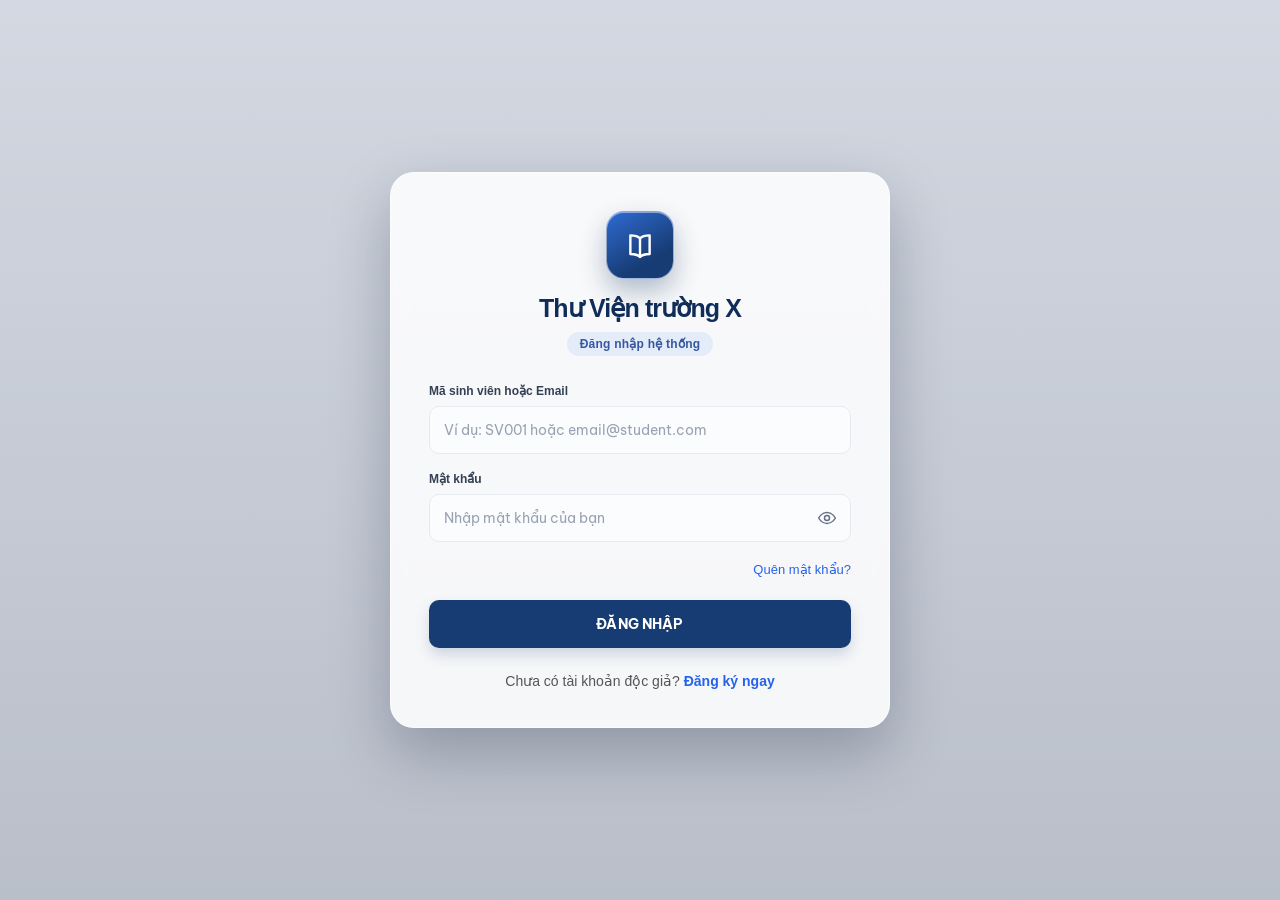
<file: frontend/index.html>
<!DOCTYPE html>
<html lang="vi">

<head>
    <meta charset="UTF-8">
    <meta name="viewport" content="width=device-width, initial-scale=1.0">
    <title>Thư Viện trường X</title>
    <style>
        * {
            margin: 0;
            padding: 0;
            box-sizing: border-box;
            font-family: 'Segoe UI', Tahoma, Geneva, Verdana, sans-serif;
        }

        body {
            min-height: 100vh;
            display: flex;
            justify-content: center;
            align-items: center;
            padding: 20px;
            background: linear-gradient(135deg, rgba(15, 32, 67, 0.82), rgba(30, 58, 138, 0.82)),
                        url('https://images.unsplash.com/photo-1507842217343-583bb7270b66?auto=format&fit=crop&w=1920&q=80') no-repeat center center fixed;
            background-size: cover;
            color: #173b73;
            text-align: center;
        }

        .loading {
            background: rgba(255, 255, 255, 0.96);
            padding: 32px 40px;
            border-radius: 12px;
            box-shadow: 0 10px 30px rgba(0, 0, 0, 0.3);
        }

        .loading h1 {
            font-size: 20px;
            font-weight: 700;
            margin-bottom: 8px;
        }

        .loading p {
            font-size: 14px;
            color: #555;
        }

        .loading a {
            color: #173b73;
            font-weight: 600;
        }
    </style>
    <script>
        // index.html chỉ là cổng vào: điều hướng về đúng giao diện đăng nhập/trang chủ.
        (function () {
            var dich = "giaodienđnhap.html";
            try {
                if (localStorage.getItem("currentUser")) {
                    dich = "trangchu.html";
                }
            } catch (e) {
                // localStorage bị chặn thì vẫn về trang đăng nhập
            }
            window.location.replace(dich);
        })();
    </script>
</head>

<body>
    <div class="loading">
        <h1>Thư Viện trường X</h1>
        <p>Đang chuyển hướng... Nếu trình duyệt không tự chuyển,
            <a href="giaodienđnhap.html">bấm vào đây</a>.
        </p>
    </div>
</body>


</html>
</file>
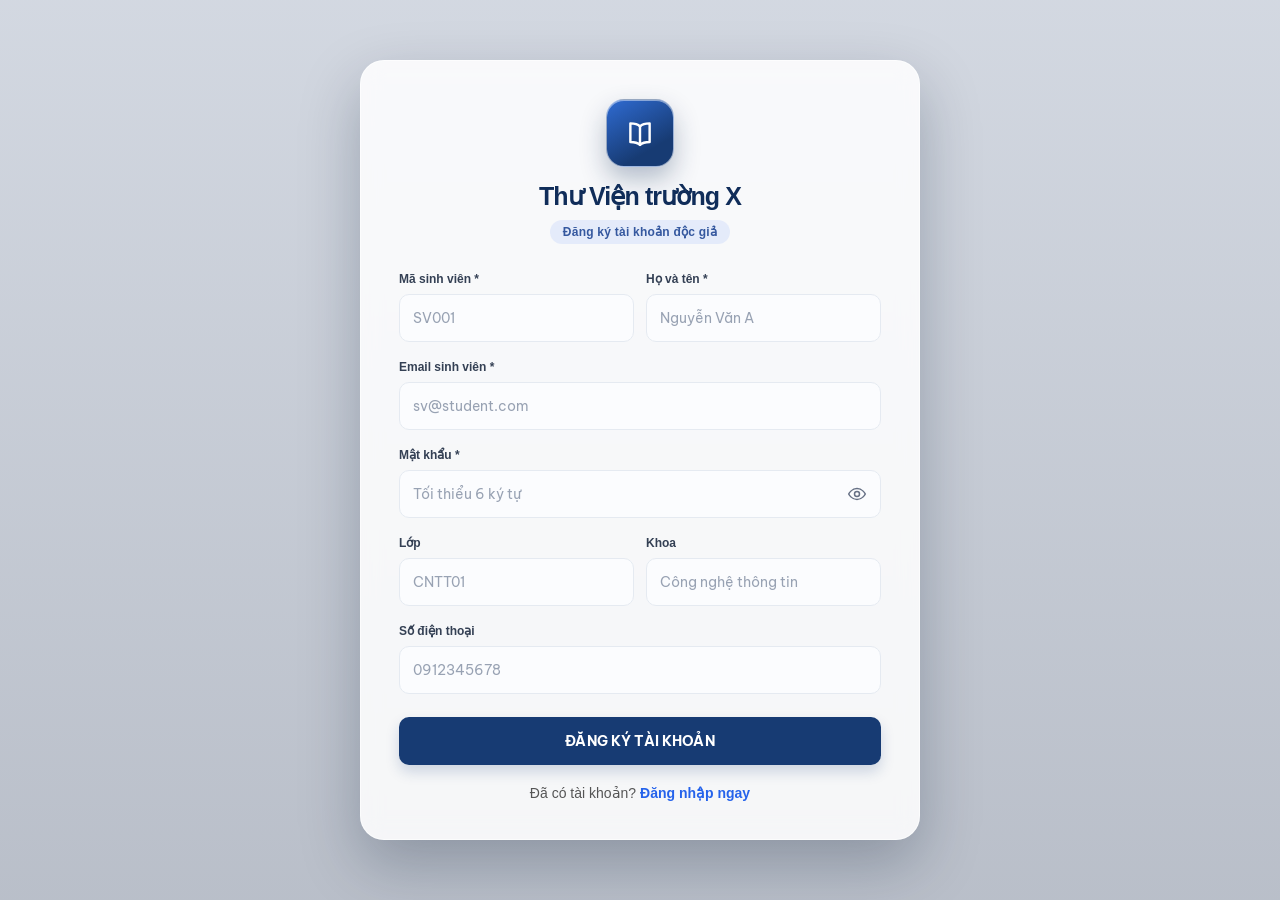
<file: frontend/giaodienđky.html>
<!DOCTYPE html>
<html lang="vi">

<head>
    <meta charset="UTF-8">
    <meta name="viewport" content="width=device-width, initial-scale=1.0">
    <title>Đăng ký tài khoản - Thư Viện trường X</title>
    <style>
        * {
            margin: 0;
            padding: 0;
            box-sizing: border-box;
            font-family: 'Segoe UI', Tahoma, Geneva, Verdana, sans-serif;
        }

        body {
            min-height: 100vh;
            display: flex;
            justify-content: center;
            align-items: center;
            padding: 20px;
            background-color: #e9eef6;
        }

        .register-box {
            width: 480px;
        }

        .alert {
            display: none;
            padding: 10px;
            border-radius: 6px;
            margin-bottom: 15px;
            font-size: 13px;
            text-align: center;
            font-weight: 500;
        }

        .alert.show {
            display: block;
        }

        .alert-success {
            background: #d4edda;
            color: #155724;
            border: 1px solid #c3e6cb;
        }

        .alert-error {
            background: #f8d7da;
            color: #721c24;
            border: 1px solid #f5c6cb;
        }

        .input-group {
            margin-bottom: 14px;
        }

        label {
            display: block;
            margin-bottom: 5px;
            font-weight: 600;
            font-size: 13px;
            color: #333;
        }

        input {
            width: 100%;
            padding: 11px 13px;
            border: 1px solid #ccc;
            border-radius: 6px;
            outline: none;
            font-size: 14px;
            transition: all 0.2s;
        }

        input:focus {
            border-color: #173b73;
            box-shadow: 0 0 0 3px rgba(23, 59, 115, 0.15);
        }

        .grid-2 {
            display: grid;
            grid-template-columns: 1fr 1fr;
            gap: 12px;
        }

        button {
            width: 100%;
            padding: 12px;
            background: #173b73;
            color: white;
            border: none;
            border-radius: 6px;
            font-size: 15px;
            font-weight: 700;
            cursor: pointer;
            margin-top: 5px;
            transition: background 0.2s;
        }

        button:hover {
            background: #234f94;
        }

        button:disabled {
            opacity: 0.6;
            cursor: not-allowed;
        }

        .otp-hint {
            background: #eef2ff;
            border: 1px solid #c7d2fe;
            color: #3730a3;
            padding: 10px 12px;
            border-radius: 6px;
            font-size: 13px;
            line-height: 1.5;
            margin-bottom: 14px;
            white-space: pre-line;
        }

        .otp-input {
            text-align: center;
            font-size: 26px;
            letter-spacing: 10px;
            font-weight: 700;
            padding-left: 18px;
        }

        .btn-secondary {
            background: #e2e8f0;
            color: #334155;
            margin-top: 10px;
        }

        .btn-secondary:hover {
            background: #cbd5e1;
        }

        .login-link {
            text-align: center;
            margin-top: 20px;
            font-size: 14px;
            color: #555;
        }

        .login-link a {
            color: #173b73;
            font-weight: 700;
            text-decoration: none;
        }

        .login-link a:hover {
            text-decoration: underline;
        }
    </style>
    <link rel="stylesheet" href="styles.css">
    <script src="password-toggle.js" defer></script>
</head>

<body>

    <div class="register-box">
        <header class="auth-header">
            <div class="auth-logo" aria-hidden="true">
                <svg viewBox="0 0 24 24" fill="none" stroke="currentColor" stroke-width="1.7"
                    stroke-linecap="round" stroke-linejoin="round">
                    <path d="M12 7.3C10.6 5.9 8.6 5.2 5.2 5.2v13.1c3.4 0 5.4.7 6.8 2.1 1.4-1.4 3.4-2.1 6.8-2.1V5.2c-3.4 0-5.4.7-6.8 2.1Z" />
                    <path d="M12 7.3v13.1" />
                </svg>
            </div>
            <div class="auth-titles">
                <h1 class="auth-brand">Thư Viện trường X</h1>
                <p class="auth-function">Đăng ký tài khoản độc giả</p>
            </div>
        </header>

        <div id="alertBox" class="alert"></div>

        <form id="registerForm" onsubmit="handleRegister(event)">
            <div class="grid-2">
                <div class="input-group">
                    <label>Mã sinh viên *</label>
                    <input type="text" id="ma_sv" placeholder="SV001" required>
                </div>
                <div class="input-group">
                    <label>Họ và tên *</label>
                    <input type="text" id="ho_ten" placeholder="Nguyễn Văn A" required>
                </div>
            </div>

            <div class="input-group">
                <label>Email sinh viên *</label>
                <input type="email" id="email" placeholder="sv@student.com" required>
            </div>

            <div class="input-group">
                <label for="mat_khau">Mật khẩu *</label>
                <div class="input-password">
                    <input type="password" id="mat_khau" placeholder="Tối thiểu 6 ký tự" required>
                    <button type="button" class="toggle-password" aria-label="Hiện mật khẩu" aria-pressed="false">
                        <svg class="icon-eye" viewBox="0 0 24 24" fill="none" stroke="currentColor" stroke-width="1.8"
                            stroke-linecap="round" stroke-linejoin="round" aria-hidden="true">
                            <path d="M2 12s3.6-6.5 10-6.5S22 12 22 12s-3.6 6.5-10 6.5S2 12 2 12Z" />
                            <circle cx="12" cy="12" r="3" />
                        </svg>
                        <svg class="icon-eye-off" viewBox="0 0 24 24" fill="none" stroke="currentColor" stroke-width="1.8"
                            stroke-linecap="round" stroke-linejoin="round" aria-hidden="true">
                            <path d="M3 3l18 18" />
                            <path d="M10.6 6.1A11 11 0 0 1 12 6c6.4 0 10 6 10 6a17.7 17.7 0 0 1-3.2 3.9" />
                            <path d="M6.7 6.7A17.6 17.6 0 0 0 2 12s3.6 6 10 6c1.5 0 2.9-.3 4.1-.8" />
                            <path d="M9.9 9.9a3 3 0 0 0 4.2 4.2" />
                        </svg>
                    </button>
                </div>
            </div>

            <div class="grid-2">
                <div class="input-group">
                    <label>Lớp</label>
                    <input type="text" id="lop" placeholder="CNTT01">
                </div>
                <div class="input-group">
                    <label>Khoa</label>
                    <input type="text" id="khoa" placeholder="Công nghệ thông tin">
                </div>
            </div>

            <div class="input-group">
                <label>Số điện thoại</label>
                <input type="text" id="sdt" placeholder="0912345678">
            </div>

            <button type="submit" id="btnSubmit">ĐĂNG KÝ TÀI KHOẢN</button>
        </form>

        <!-- BƯỚC 2: XÁC THỰC EMAIL BẰNG OTP -->
        <div id="otpStep" style="display: none;">
            <div class="otp-hint" id="otpHint"></div>
            <div class="input-group">
                <label>Mã OTP (6 chữ số) *</label>
                <input type="text" id="otpCode" class="otp-input" inputmode="numeric" maxlength="6"
                    placeholder="------" autocomplete="one-time-code"
                    onkeydown="if (event.key === 'Enter') { event.preventDefault(); xacNhanOtp(); }">
            </div>
            <button type="button" id="btnXacNhanOtp" onclick="xacNhanOtp()">XÁC NHẬN MÃ OTP</button>
            <button type="button" id="btnGuiLaiOtp" class="btn-secondary" onclick="guiLaiOtp()">GỬI LẠI MÃ</button>
            <button type="button" id="btnQuayLai" class="btn-secondary" onclick="quayLaiDangKy()">← QUAY LẠI CHỈNH SỬA</button>
        </div>

        <div class="login-link">
            Đã có tài khoản?
            <a href="giaodienđnhap.html">Đăng nhập ngay</a>
        </div>
    </div>

    <script>
        // Dùng đường dẫn tương đối: nginx proxy /api sang backend
        const API_URL = "/api/users";

        let dangKyPayload = null;
        let otpEmail = "";
        let soLanGuiLaiConLai = 1;
        let demNguocTimer = null;
        let cooldownUntil = 0;

        function hienThiAlert(message, thanhCong) {
            const alertBox = document.getElementById("alertBox");
            alertBox.innerText = message;
            alertBox.className = "alert show " + (thanhCong ? "alert-success" : "alert-error");
        }

        function hienThiBuocOtp(hienThi) {
            document.getElementById("registerForm").style.display = hienThi ? "none" : "block";
            document.getElementById("otpStep").style.display = hienThi ? "block" : "none";
        }

        function chuyenSangBuocOtp(data) {
            soLanGuiLaiConLai = data.soLanGuiLaiConLai != null ? data.soLanGuiLaiConLai : 1;

            const hint = document.getElementById("otpHint");
            hint.textContent = "Mã OTP đã được gửi tới email:\n"
                + (data.email || otpEmail)
                + `\nMã có hiệu lực ${Math.round((data.hetHanGiay || 300) / 60)} phút. `
                + "Nhập mã 6 chữ số trong email để hoàn tất đăng ký.\n"
                + "Nếu email không đúng, bấm \"Quay lại chỉnh sửa\".";

            document.getElementById("otpCode").value = "";
            hienThiBuocOtp(true);
            document.getElementById("otpCode").focus();

            hienThiAlert(
                `Đã gửi mã OTP tới ${data.email || otpEmail}. Vui lòng kiểm tra email (cả mục Thư rác).`,
                true
            );
            batDauDemNguoc(data.cooldownGiay || 60);
        }

        function capNhatNutGuiLai() {
            const btn = document.getElementById("btnGuiLaiOtp");
            const conLai = Math.max(0, Math.ceil((cooldownUntil - Date.now()) / 1000));

            if (soLanGuiLaiConLai <= 0) {
                btn.disabled = true;
                btn.innerText = "ĐÃ HẾT LƯỢT GỬI LẠI";
            } else if (conLai > 0) {
                btn.disabled = true;
                btn.innerText = `GỬI LẠI MÃ (${conLai}s)`;
            } else {
                btn.disabled = false;
                btn.innerText = "GỬI LẠI MÃ (còn 1 lần)";
            }
        }

        function batDauDemNguoc(giay) {
            clearInterval(demNguocTimer);
            cooldownUntil = Date.now() + giay * 1000;
            capNhatNutGuiLai();
            demNguocTimer = setInterval(() => {
                capNhatNutGuiLai();
                if (Date.now() >= cooldownUntil) {
                    clearInterval(demNguocTimer);
                }
            }, 500);
        }

        async function handleRegister(event) {
            event.preventDefault();
            const btnSubmit = document.getElementById("btnSubmit");

            const payload = {
                ma_sv: document.getElementById("ma_sv").value.trim(),
                ho_ten: document.getElementById("ho_ten").value.trim(),
                email: document.getElementById("email").value.trim(),
                mat_khau: document.getElementById("mat_khau").value,
                lop: document.getElementById("lop").value.trim(),
                khoa: document.getElementById("khoa").value.trim(),
                sdt: document.getElementById("sdt").value.trim()
            };

            btnSubmit.disabled = true;
            btnSubmit.innerText = "Đang gửi mã OTP...";

            try {
                const response = await fetch(`${API_URL}/dangky/gui-otp`, {
                    method: "POST",
                    headers: {
                        "Content-Type": "application/json"
                    },
                    body: JSON.stringify(payload)
                });

                const data = await response.json();

                if (response.ok) {
                    dangKyPayload = payload;
                    otpEmail = data.email || payload.email;
                    chuyenSangBuocOtp(data);
                } else {
                    hienThiAlert(data.message || "Không gửi được mã OTP. Vui lòng thử lại!", false);
                }
            } catch (err) {
                hienThiAlert("Không thể kết nối đến backend (" + err.message + ")", false);
            } finally {
                btnSubmit.disabled = false;
                btnSubmit.innerText = "ĐĂNG KÝ TÀI KHOẢN";
            }
        }

        async function guiLaiOtp() {
            if (!dangKyPayload) return;

            const btn = document.getElementById("btnGuiLaiOtp");
            btn.disabled = true;
            btn.innerText = "Đang gửi lại...";

            try {
                const response = await fetch(`${API_URL}/dangky/gui-otp`, {
                    method: "POST",
                    headers: {
                        "Content-Type": "application/json"
                    },
                    body: JSON.stringify(dangKyPayload)
                });

                const data = await response.json();

                if (response.ok) {
                    soLanGuiLaiConLai = data.soLanGuiLaiConLai != null ? data.soLanGuiLaiConLai : 0;
                    otpEmail = data.email || otpEmail;

                    document.getElementById("otpHint").textContent =
                        "Đã gửi mã OTP mới tới email:\n"
                        + (data.email || otpEmail)
                        + "\nMã cũ không còn hiệu lực. Vui lòng dùng mã mới.";
                    document.getElementById("otpCode").value = "";
                    document.getElementById("otpCode").focus();

                    hienThiAlert("Đã gửi lại mã OTP. Vui lòng kiểm tra email.", true);
                    batDauDemNguoc(data.cooldownGiay || 60);
                } else {
                    hienThiAlert(data.message || "Không gửi lại được mã OTP!", false);
                    capNhatNutGuiLai();
                }
            } catch (err) {
                hienThiAlert("Không thể kết nối đến backend (" + err.message + ")", false);
                capNhatNutGuiLai();
            }
        }

        async function xacNhanOtp() {
            if (!dangKyPayload) return;

            const otp = document.getElementById("otpCode").value.trim();
            if (!/^\d{6}$/.test(otp)) {
                hienThiAlert("Vui lòng nhập đủ 6 chữ số của mã OTP.", false);
                return;
            }

            const btn = document.getElementById("btnXacNhanOtp");
            btn.disabled = true;
            btn.innerText = "Đang xác nhận...";
            let daThanhCong = false;

            try {
                const response = await fetch(`${API_URL}/dangky/xac-nhan`, {
                    method: "POST",
                    headers: {
                        "Content-Type": "application/json"
                    },
                    body: JSON.stringify({ email: otpEmail, otp: otp })
                });

                const data = await response.json();

                if (response.ok) {
                    daThanhCong = true;
                    clearInterval(demNguocTimer);
                    btn.innerText = "XÁC NHẬN THÀNH CÔNG";
                    hienThiAlert("Đăng ký thành công! Đang chuyển hướng về trang đăng nhập...", true);
                    setTimeout(() => {
                        window.location.href = "giaodienđnhap.html";
                    }, 1500);
                    return;
                }

                const thongBao = data.message || "Xác nhận OTP thất bại!";
                hienThiAlert(thongBao, false);
                if (/hết hạn|đăng ký lại|nhập sai quá/i.test(thongBao)) {
                    datLaiVeFormDangKy();
                } else {
                    document.getElementById("otpCode").select();
                }
            } catch (err) {
                hienThiAlert("Không thể kết nối đến backend (" + err.message + ")", false);
            } finally {
                if (!daThanhCong) {
                    btn.disabled = false;
                    btn.innerText = "XÁC NHẬN MÃ OTP";
                }
            }
        }

        function datLaiVeFormDangKy() {
            clearInterval(demNguocTimer);
            cooldownUntil = 0;
            soLanGuiLaiConLai = 1;
            dangKyPayload = null;
            otpEmail = "";
            document.getElementById("otpCode").value = "";
            document.getElementById("otpHint").textContent = "";
            hienThiBuocOtp(false);
        }

        async function quayLaiDangKy() {
            if (!confirm("Quay lại sẽ hủy mã OTP đã gửi. Bạn có chắc không?")) return;

            const email = otpEmail || (dangKyPayload && dangKyPayload.email);
            if (email) {
                try {
                    await fetch(`${API_URL}/dangky/huy`, {
                        method: "POST",
                        headers: {
                            "Content-Type": "application/json"
                        },
                        body: JSON.stringify({ email: email })
                    });
                } catch (err) {
                    // Không chặn việc quay lại nếu gọi hủy thất bại
                }
            }

            datLaiVeFormDangKy();
            hienThiAlert("Đã hủy xác thực. Bạn có thể chỉnh sửa thông tin và đăng ký lại.", false);
        }
    </script>

</body>

</html>
</file>
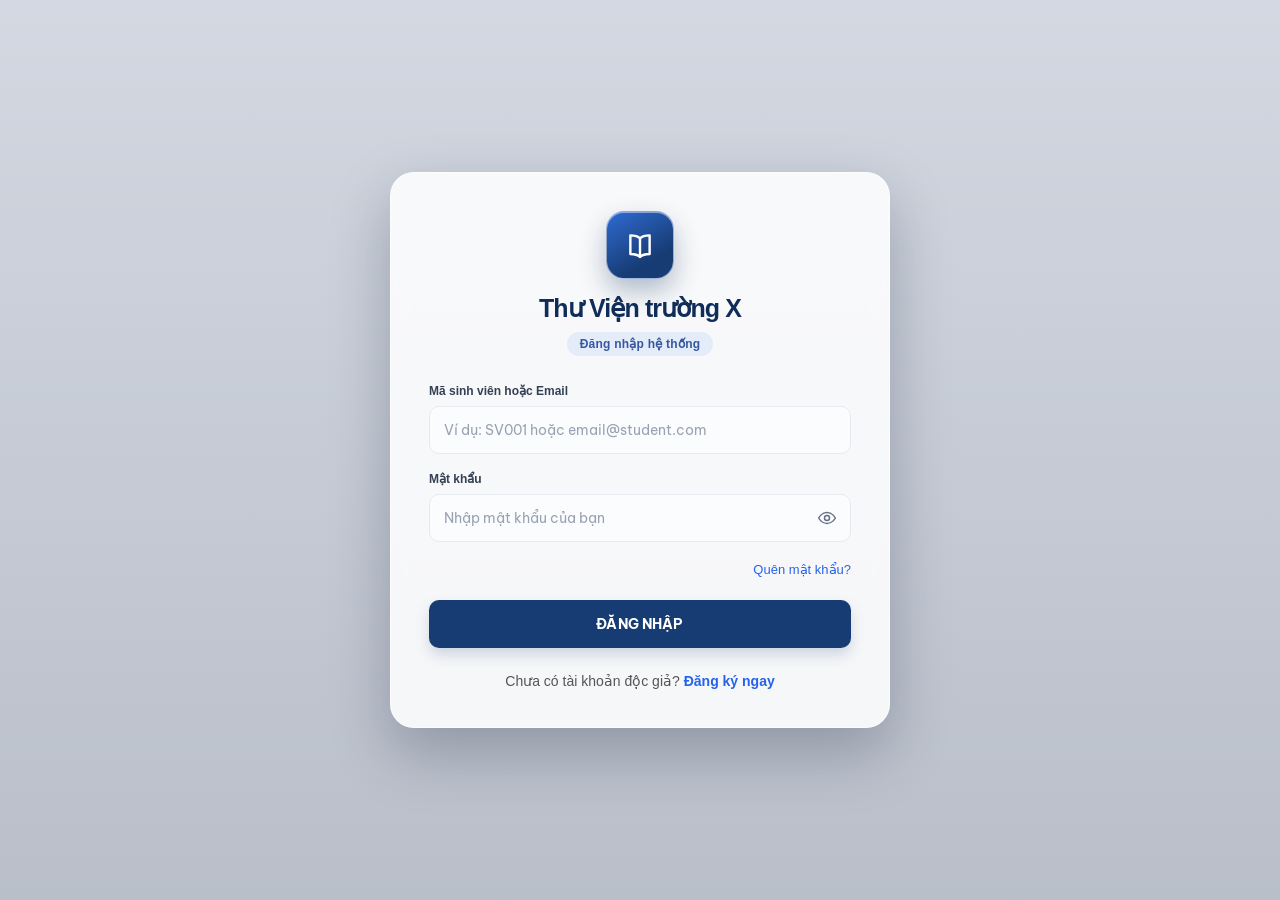
<file: frontend/giaodienđnhap.html>
<!DOCTYPE html>
<html lang="vi">

<head>
    <meta charset="UTF-8">
    <meta name="viewport" content="width=device-width, initial-scale=1.0">
    <title>Đăng nhập - Thư Viện trường X</title>
    <style>
        * {
            margin: 0;
            padding: 0;
            box-sizing: border-box;
            font-family: 'Segoe UI', Tahoma, Geneva, Verdana, sans-serif;
        }

        body {
            min-height: 100vh;
            display: flex;
            justify-content: center;
            align-items: center;
            padding: 20px;
            background-color: #e9eef6;
        }

        .login-box {
            width: 440px;
        }

        .alert {
            display: none;
            padding: 12px;
            background: #f8d7da;
            color: #721c24;
            border: 1px solid #f5c6cb;
            border-radius: 6px;
            margin-bottom: 20px;
            font-size: 13px;
            text-align: center;
            font-weight: 500;
        }

        .alert.show {
            display: block;
        }

        .input-group {
            margin-bottom: 20px;
        }

        label {
            display: block;
            margin-bottom: 7px;
            font-weight: 600;
            font-size: 13px;
            color: #333;
        }

        input {
            width: 100%;
            padding: 12px 14px;
            border: 1px solid #ccc;
            border-radius: 6px;
            outline: none;
            font-size: 14px;
            transition: all 0.2s;
        }

        input:focus {
            border-color: #173b73;
            box-shadow: 0 0 0 3px rgba(23, 59, 115, 0.15);
        }

        .forgot {
            text-align: right;
            margin-bottom: 20px;
        }

        .forgot a {
            color: #173b73;
            text-decoration: none;
            font-size: 13px;
            font-weight: 500;
        }

        .forgot a:hover {
            text-decoration: underline;
        }

        button {
            width: 100%;
            padding: 13px;
            background: #173b73;
            color: white;
            border: none;
            border-radius: 6px;
            font-size: 15px;
            font-weight: 700;
            cursor: pointer;
            transition: background 0.2s;
        }

        button:hover {
            background: #234f94;
        }

        button:disabled {
            opacity: 0.6;
            cursor: not-allowed;
        }

        .register {
            text-align: center;
            margin-top: 25px;
            font-size: 14px;
            color: #555;
        }

        .register a {
            color: #173b73;
            font-weight: 700;
            text-decoration: none;
        }

        .register a:hover {
            text-decoration: underline;
        }
    </style>
    <link rel="stylesheet" href="styles.css">
    <script src="password-toggle.js" defer></script>
</head>

<body>

    <div class="login-box">
        <header class="auth-header">
            <div class="auth-logo" aria-hidden="true">
                <svg viewBox="0 0 24 24" fill="none" stroke="currentColor" stroke-width="1.7"
                    stroke-linecap="round" stroke-linejoin="round">
                    <path d="M12 7.3C10.6 5.9 8.6 5.2 5.2 5.2v13.1c3.4 0 5.4.7 6.8 2.1 1.4-1.4 3.4-2.1 6.8-2.1V5.2c-3.4 0-5.4.7-6.8 2.1Z" />
                    <path d="M12 7.3v13.1" />
                </svg>
            </div>
            <div class="auth-titles">
                <h1 class="auth-brand">Thư Viện trường X</h1>
                <p class="auth-function">Đăng nhập hệ thống</p>
            </div>
        </header>

        <div id="alertBox" class="alert"></div>

        <form id="loginForm" onsubmit="handleLogin(event)">
            <div class="input-group">
                <label>Mã sinh viên hoặc Email</label>
                <input type="text" id="taiKhoan" placeholder="Ví dụ: SV001 hoặc email@student.com" required>
            </div>

            <div class="input-group">
                <label for="matKhau">Mật khẩu</label>
                <div class="input-password">
                    <input type="password" id="matKhau" placeholder="Nhập mật khẩu của bạn" required>
                    <button type="button" class="toggle-password" aria-label="Hiện mật khẩu" aria-pressed="false">
                        <svg class="icon-eye" viewBox="0 0 24 24" fill="none" stroke="currentColor" stroke-width="1.8"
                            stroke-linecap="round" stroke-linejoin="round" aria-hidden="true">
                            <path d="M2 12s3.6-6.5 10-6.5S22 12 22 12s-3.6 6.5-10 6.5S2 12 2 12Z" />
                            <circle cx="12" cy="12" r="3" />
                        </svg>
                        <svg class="icon-eye-off" viewBox="0 0 24 24" fill="none" stroke="currentColor" stroke-width="1.8"
                            stroke-linecap="round" stroke-linejoin="round" aria-hidden="true">
                            <path d="M3 3l18 18" />
                            <path d="M10.6 6.1A11 11 0 0 1 12 6c6.4 0 10 6 10 6a17.7 17.7 0 0 1-3.2 3.9" />
                            <path d="M6.7 6.7A17.6 17.6 0 0 0 2 12s3.6 6 10 6c1.5 0 2.9-.3 4.1-.8" />
                            <path d="M9.9 9.9a3 3 0 0 0 4.2 4.2" />
                        </svg>
                    </button>
                </div>
            </div>

            <div class="forgot">
                <a href="#" onclick="moQuenMatKhau(); return false;">Quên mật khẩu?</a>
            </div>

            <button type="submit" id="btnSubmit">ĐĂNG NHẬP</button>
        </form>

        <!-- QUÊN MẬT KHẨU: Bước 1 nhập email → Bước 2 OTP + mật khẩu mới -->
        <div id="forgotStep" class="forgot-step" style="display: none;">
            <div id="forgotStepEmail">
                <div class="input-group">
                    <label for="forgotEmail">Email đã đăng ký</label>
                    <input type="email" id="forgotEmail" placeholder="sv@student.com" autocomplete="email"
                        onkeydown="if (event.key === 'Enter') { event.preventDefault(); guiOtpQuenMatKhau(); }">
                </div>
                <button type="button" id="btnGuiOtpQuen" onclick="guiOtpQuenMatKhau()">GỬI MÃ OTP</button>
                <button type="button" class="btn-secondary" onclick="quayLaiDangNhap()">← QUAY LẠI ĐĂNG NHẬP</button>
            </div>

            <div id="forgotStepReset" style="display: none;">
                <div class="otp-hint" id="forgotOtpHint"></div>

                <div class="input-group">
                    <label for="forgotOtp">Mã OTP (6 chữ số)</label>
                    <input type="text" id="forgotOtp" class="otp-input" inputmode="numeric" maxlength="6"
                        placeholder="------" autocomplete="one-time-code"
                        onkeydown="if (event.key === 'Enter') { event.preventDefault(); xacNhanQuenMatKhau(); }">
                </div>

                <div class="input-group">
                    <label for="forgotMatKhauMoi">Mật khẩu mới</label>
                    <div class="input-password">
                        <input type="password" id="forgotMatKhauMoi" placeholder="Tối thiểu 6 ký tự"
                            autocomplete="new-password" minlength="6">
                        <button type="button" class="toggle-password" aria-label="Hiện mật khẩu" aria-pressed="false">
                            <svg class="icon-eye" viewBox="0 0 24 24" fill="none" stroke="currentColor"
                                stroke-width="1.8" stroke-linecap="round" stroke-linejoin="round" aria-hidden="true">
                                <path d="M2 12s3.6-6.5 10-6.5S22 12 22 12s-3.6 6.5-10 6.5S2 12 2 12Z" />
                                <circle cx="12" cy="12" r="3" />
                            </svg>
                            <svg class="icon-eye-off" viewBox="0 0 24 24" fill="none" stroke="currentColor"
                                stroke-width="1.8" stroke-linecap="round" stroke-linejoin="round" aria-hidden="true">
                                <path d="M3 3l18 18" />
                                <path d="M10.6 6.1A11 11 0 0 1 12 6c6.4 0 10 6 10 6a17.7 17.7 0 0 1-3.2 3.9" />
                                <path d="M6.7 6.7A17.6 17.6 0 0 0 2 12s3.6 6 10 6c1.5 0 2.9-.3 4.1-.8" />
                                <path d="M9.9 9.9a3 3 0 0 0 4.2 4.2" />
                            </svg>
                        </button>
                    </div>
                </div>

                <div class="input-group">
                    <label for="forgotXacNhan">Xác nhận mật khẩu mới</label>
                    <div class="input-password">
                        <input type="password" id="forgotXacNhan" placeholder="Nhập lại mật khẩu mới"
                            autocomplete="new-password" minlength="6">
                        <button type="button" class="toggle-password" aria-label="Hiện mật khẩu" aria-pressed="false">
                            <svg class="icon-eye" viewBox="0 0 24 24" fill="none" stroke="currentColor"
                                stroke-width="1.8" stroke-linecap="round" stroke-linejoin="round" aria-hidden="true">
                                <path d="M2 12s3.6-6.5 10-6.5S22 12 22 12s-3.6 6.5-10 6.5S2 12 2 12Z" />
                                <circle cx="12" cy="12" r="3" />
                            </svg>
                            <svg class="icon-eye-off" viewBox="0 0 24 24" fill="none" stroke="currentColor"
                                stroke-width="1.8" stroke-linecap="round" stroke-linejoin="round" aria-hidden="true">
                                <path d="M3 3l18 18" />
                                <path d="M10.6 6.1A11 11 0 0 1 12 6c6.4 0 10 6 10 6a17.7 17.7 0 0 1-3.2 3.9" />
                                <path d="M6.7 6.7A17.6 17.6 0 0 0 2 12s3.6 6 10 6c1.5 0 2.9-.3 4.1-.8" />
                                <path d="M9.9 9.9a3 3 0 0 0 4.2 4.2" />
                            </svg>
                        </button>
                    </div>
                </div>

                <button type="button" id="btnDatLaiMatKhau" onclick="xacNhanQuenMatKhau()">ĐẶT LẠI MẬT KHẨU</button>
                <button type="button" id="btnGuiLaiOtpQuen" class="btn-secondary" onclick="guiLaiOtpQuenMatKhau()">GỬI LẠI MÃ</button>
                <button type="button" class="btn-secondary" onclick="quayLaiBuocEmail()">← NHẬP LẠI EMAIL</button>
            </div>
        </div>

        <div class="register" id="authAltAction">
            Chưa có tài khoản độc giả?
            <a href="giaodienđky.html">Đăng ký ngay</a>
        </div>
    </div>

    <script>
        // Dùng đường dẫn tương đối: nginx phục vụ frontend và proxy /api sang backend
        const backendBase = "";
        const API_QUEN_MAT_KHAU = `${backendBase}/api/users/quen-mat-khau`;

        function hienThiAlertLogin(message, thanhCong) {
            const box = document.getElementById("alertBox");
            box.className = "alert show " + (thanhCong ? "alert-success" : "alert-error");
            box.innerText = message;
        }

        function anAlertLogin() {
            const box = document.getElementById("alertBox");
            box.className = "alert";
            box.innerText = "";
        }

        async function handleLogin(event) {
            event.preventDefault();
            const btnSubmit = document.getElementById("btnSubmit");
            anAlertLogin();

            const tai_khoan = document.getElementById("taiKhoan").value.trim();
            const mat_khau = document.getElementById("matKhau").value;

            btnSubmit.disabled = true;
            btnSubmit.innerText = "Đang đăng nhập...";

            try {
                const response = await fetch(`${backendBase}/api/users/dangnhap`, {
                    method: "POST",
                    credentials: "include",
                    headers: {
                        "Content-Type": "application/json"
                    },
                    body: JSON.stringify({ tai_khoan, mat_khau })
                });

                const data = await response.json();

                if (response.ok) {
                    // Lưu toàn bộ thông tin user vào localStorage
                    localStorage.setItem("currentUser", JSON.stringify(data));

                    const vaiTro = data.vai_tro_id && data.vai_tro_id.tenVaiTro
                        ? data.vai_tro_id.tenVaiTro
                        : "";
                    if (String(vaiTro).toUpperCase() === "QUAN_TRI") {
                        // Trang thủ thư nằm sau kiểm tra phiên phía máy chủ
                        window.location.href = `${backendBase}/admin`;
                    } else {
                        // Chuyển hướng sang trang chủ Thư Viện trường X
                        window.location.href = "trangchu.html";
                    }
                } else {
                    hienThiAlertLogin(data.message || "Tài khoản hoặc mật khẩu không chính xác!", false);
                }
            } catch (err) {
                hienThiAlertLogin("Không thể kết nối đến máy chủ backend (" + err.message + ")", false);
            } finally {
                btnSubmit.disabled = false;
                btnSubmit.innerText = "ĐĂNG NHẬP";
            }
        }

        // ─────────────────────────────────────────────────────────────
        // QUÊN MẬT KHẨU: Bước 1 nhập email → Bước 2 OTP + mật khẩu mới
        // ─────────────────────────────────────────────────────────────
        let quenEmail = "";
        let quenSoLanGuiLaiConLai = 1;
        let quenCooldownUntil = 0;
        let quenDemNguocTimer = null;

        function dungDemNguocQuen() {
            if (quenDemNguocTimer) {
                clearInterval(quenDemNguocTimer);
                quenDemNguocTimer = null;
            }
        }

        function capNhatNutGuiLaiQuen() {
            const btn = document.getElementById("btnGuiLaiOtpQuen");
            if (!btn) return;

            const conLai = Math.max(0, Math.ceil((quenCooldownUntil - Date.now()) / 1000));
            if (quenSoLanGuiLaiConLai <= 0) {
                btn.disabled = true;
                btn.innerText = "ĐÃ HẾT LƯỢT GỬI LẠI";
            } else if (conLai > 0) {
                btn.disabled = true;
                btn.innerText = `GỬI LẠI MÃ (${conLai}s)`;
            } else {
                btn.disabled = false;
                btn.innerText = "GỬI LẠI MÃ";
            }
        }

        function batDauDemNguocQuen(giay) {
            dungDemNguocQuen();
            quenCooldownUntil = Date.now() + giay * 1000;
            capNhatNutGuiLaiQuen();
            quenDemNguocTimer = setInterval(() => {
                capNhatNutGuiLaiQuen();
                if (Date.now() >= quenCooldownUntil) {
                    dungDemNguocQuen();
                }
            }, 500);
        }

        function moQuenMatKhau() {
            const taiKhoan = document.getElementById("taiKhoan").value.trim();

            document.getElementById("loginForm").style.display = "none";
            document.getElementById("authAltAction").style.display = "none";
            document.getElementById("forgotStep").style.display = "block";
            document.getElementById("forgotStepEmail").style.display = "block";
            document.getElementById("forgotStepReset").style.display = "none";
            document.querySelector(".auth-function").innerText = "Khôi phục mật khẩu";
            anAlertLogin();

            document.getElementById("forgotOtp").value = "";
            document.getElementById("forgotMatKhauMoi").value = "";
            document.getElementById("forgotXacNhan").value = "";
            document.getElementById("forgotOtpHint").textContent = "";

            const emailInput = document.getElementById("forgotEmail");
            if (taiKhoan.includes("@")) {
                emailInput.value = taiKhoan;
            }
            emailInput.focus();
        }

        function quayLaiDangNhap() {
            dungDemNguocQuen();
            quenEmail = "";
            document.getElementById("forgotStep").style.display = "none";
            document.getElementById("loginForm").style.display = "block";
            document.getElementById("authAltAction").style.display = "block";
            document.querySelector(".auth-function").innerText = "Đăng nhập hệ thống";
            anAlertLogin();
            document.getElementById("taiKhoan").focus();
        }

        function quayLaiBuocEmail() {
            dungDemNguocQuen();
            quenEmail = "";
            document.getElementById("forgotStepReset").style.display = "none";
            document.getElementById("forgotStepEmail").style.display = "block";
            document.getElementById("forgotOtp").value = "";
            document.getElementById("forgotMatKhauMoi").value = "";
            document.getElementById("forgotXacNhan").value = "";
            document.getElementById("forgotOtpHint").textContent = "";
            anAlertLogin();
            document.getElementById("forgotEmail").focus();
        }

        async function guiOtpQuenMatKhau() {
            anAlertLogin();
            const email = document.getElementById("forgotEmail").value.trim();
            if (!email) {
                hienThiAlertLogin("Vui lòng nhập email đã đăng ký.", false);
                return;
            }

            const btn = document.getElementById("btnGuiOtpQuen");
            btn.disabled = true;
            btn.innerText = "Đang gửi mã...";

            try {
                const res = await fetch(`${API_QUEN_MAT_KHAU}/gui-otp`, {
                    method: "POST",
                    headers: { "Content-Type": "application/json" },
                    body: JSON.stringify({ email: email })
                });
                const data = await res.json();

                if (!res.ok) {
                    hienThiAlertLogin(data.message || "Không gửi được mã OTP.", false);
                    return;
                }

                quenEmail = data.email || email;
                quenSoLanGuiLaiConLai = data.soLanGuiLaiConLai != null ? data.soLanGuiLaiConLai : 1;

                document.getElementById("forgotOtpHint").textContent =
                    "Mã OTP đã được gửi tới email:\n"
                    + quenEmail
                    + `\nMã có hiệu lực ${Math.round((data.hetHanGiay || 300) / 60)} phút. `
                    + "Nhập mã 6 chữ số trong email để đặt lại mật khẩu.\n"
                    + "Nếu email không đúng, bấm \"Nhập lại email\".";

                document.getElementById("forgotStepEmail").style.display = "none";
                document.getElementById("forgotStepReset").style.display = "block";
                document.getElementById("forgotOtp").value = "";
                document.getElementById("forgotOtp").focus();

                hienThiAlertLogin(data.message || "Đã gửi mã OTP. Vui lòng kiểm tra email.", true);
                batDauDemNguocQuen(data.cooldownGiay || 60);
            } catch (err) {
                hienThiAlertLogin("Không thể kết nối đến máy chủ backend (" + err.message + ")", false);
            } finally {
                btn.disabled = false;
                btn.innerText = "GỬI MÃ OTP";
            }
        }

        async function guiLaiOtpQuenMatKhau() {
            if (!quenEmail) {
                quayLaiBuocEmail();
                return;
            }

            anAlertLogin();
            const btn = document.getElementById("btnGuiLaiOtpQuen");
            btn.disabled = true;
            btn.innerText = "Đang gửi lại...";

            try {
                const res = await fetch(`${API_QUEN_MAT_KHAU}/gui-otp`, {
                    method: "POST",
                    headers: { "Content-Type": "application/json" },
                    body: JSON.stringify({ email: quenEmail })
                });
                const data = await res.json();

                if (!res.ok) {
                    hienThiAlertLogin(data.message || "Không gửi lại được mã OTP.", false);
                    capNhatNutGuiLaiQuen();
                    return;
                }

                quenSoLanGuiLaiConLai = data.soLanGuiLaiConLai != null ? data.soLanGuiLaiConLai : 0;

                document.getElementById("forgotOtpHint").textContent =
                    "Đã gửi mã OTP mới tới email:\n"
                    + quenEmail
                    + "\nMã cũ không còn hiệu lực. Vui lòng dùng mã mới.";
                document.getElementById("forgotOtp").value = "";
                document.getElementById("forgotOtp").focus();

                hienThiAlertLogin("Đã gửi lại mã OTP. Vui lòng kiểm tra email.", true);
                batDauDemNguocQuen(data.cooldownGiay || 60);
            } catch (err) {
                hienThiAlertLogin("Không thể kết nối đến máy chủ backend (" + err.message + ")", false);
                capNhatNutGuiLaiQuen();
            } finally {
                capNhatNutGuiLaiQuen();
            }
        }

        async function xacNhanQuenMatKhau() {
            anAlertLogin();

            const otp = document.getElementById("forgotOtp").value.trim();
            const matKhauMoi = document.getElementById("forgotMatKhauMoi").value;
            const xacNhan = document.getElementById("forgotXacNhan").value;

            if (!/^\d{6}$/.test(otp)) {
                hienThiAlertLogin("Vui lòng nhập đủ 6 chữ số của mã OTP.", false);
                return;
            }
            if (matKhauMoi.length < 6) {
                hienThiAlertLogin("Mật khẩu mới phải có ít nhất 6 ký tự.", false);
                return;
            }
            if (matKhauMoi !== xacNhan) {
                hienThiAlertLogin("Mật khẩu mới và xác nhận mật khẩu không khớp.", false);
                return;
            }
            if (!quenEmail) {
                hienThiAlertLogin("Phiên đặt lại mật khẩu đã hết. Vui lòng nhập lại email.", false);
                quayLaiBuocEmail();
                return;
            }

            const btn = document.getElementById("btnDatLaiMatKhau");
            btn.disabled = true;
            btn.innerText = "Đang xử lý...";

            try {
                const res = await fetch(`${API_QUEN_MAT_KHAU}/xac-nhan`, {
                    method: "POST",
                    headers: { "Content-Type": "application/json" },
                    body: JSON.stringify({
                        email: quenEmail,
                        otp: otp,
                        matKhauMoi: matKhauMoi,
                        xacNhanMatKhauMoi: xacNhan
                    })
                });
                const data = await res.json();

                if (!res.ok) {
                    hienThiAlertLogin(data.message || "Đặt lại mật khẩu thất bại.", false);
                    return;
                }

                dungDemNguocQuen();
                document.getElementById("forgotOtp").value = "";
                document.getElementById("forgotMatKhauMoi").value = "";
                document.getElementById("forgotXacNhan").value = "";
                document.getElementById("forgotOtpHint").textContent = "";
                document.getElementById("forgotStep").style.display = "none";

                document.getElementById("loginForm").style.display = "block";
                document.getElementById("authAltAction").style.display = "block";
                document.querySelector(".auth-function").innerText = "Đăng nhập hệ thống";
                document.getElementById("taiKhoan").value = quenEmail;
                document.getElementById("matKhau").value = "";
                document.getElementById("matKhau").focus();

                hienThiAlertLogin(
                    data.message || "Đặt lại mật khẩu thành công! Hãy đăng nhập bằng mật khẩu mới.",
                    true
                );
            } catch (err) {
                hienThiAlertLogin("Không thể kết nối đến máy chủ backend (" + err.message + ")", false);
            } finally {
                btn.disabled = false;
                btn.innerText = "ĐẶT LẠI MẬT KHẨU";
            }
        }
    </script>

</body>

</html>
</file>
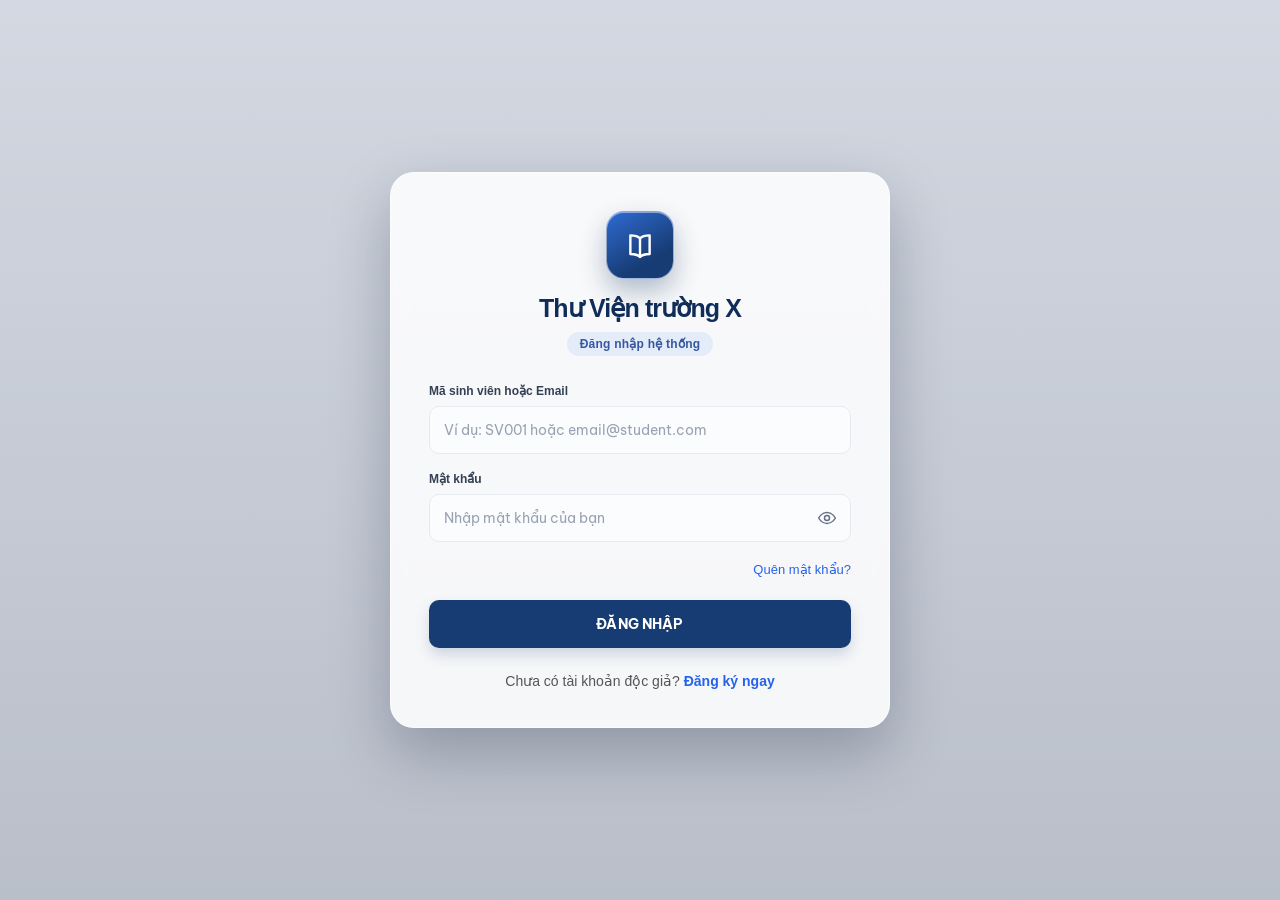
<file: frontend/trangchu.html>
<!DOCTYPE html>
<html lang="vi">

<head>
    <meta charset="UTF-8">
    <meta name="viewport" content="width=device-width, initial-scale=1.0">
    <title>Trang chủ - Thư Viện trường X</title>
    <style>
        * {
            margin: 0;
            padding: 0;
            box-sizing: border-box;
            font-family: 'Segoe UI', Tahoma, Geneva, Verdana, sans-serif;
        }

        body {
            background: #f8fafc;
            color: #1f2937;
            min-height: 100vh;
        }

        /* Header */
        header {
            background: #173b73;
            color: white;
            padding: 15px 40px;
            display: flex;
            justify-content: space-between;
            align-items: center;
            box-shadow: 0 2px 10px rgba(0,0,0,0.1);
            position: sticky;
            top: 0;
            z-index: 1000;
        }

        .brand {
            display: flex;
            align-items: center;
            gap: 12px;
        }

        .brand span.icon {
            font-size: 28px;
        }

        .brand h1 {
            font-size: 20px;
            font-weight: 700;
            letter-spacing: 0.5px;
        }

        .user-nav {
            display: flex;
            align-items: center;
            gap: 20px;
        }

        .user-welcome {
            font-size: 14px;
            font-weight: 500;
        }

        .btn-logout {
            background: #e74c3c;
            color: white;
            border: none;
            padding: 8px 16px;
            border-radius: 6px;
            cursor: pointer;
            font-weight: 600;
            font-size: 13px;
            transition: background 0.2s;
        }

        .btn-logout:hover {
            background: #c0392b;
        }

        /* Navigation Menu Tabs */
        .nav-tabs {
            background: white;
            border-bottom: 1px solid #e2e8f0;
            display: flex;
            justify-content: center;
            gap: 20px;
            box-shadow: 0 2px 4px rgba(0,0,0,0.02);
            flex-wrap: wrap;
        }

        .nav-tab-btn {
            background: transparent;
            border: none;
            padding: 15px 20px;
            font-size: 15px;
            font-weight: 600;
            color: #64748b;
            cursor: pointer;
            border-bottom: 3px solid transparent;
            transition: all 0.2s;
        }

        .nav-tab-btn:hover {
            color: #173b73;
        }

        .nav-tab-btn.active {
            color: #173b73;
            border-bottom-color: #173b73;
            background: #f8fafc;
        }

        /* Main Container */
        .main-container {
            max-width: 1100px;
            margin: 30px auto;
            padding: 0 20px;
        }

        .tab-content {
            display: none;
        }

        .tab-content.active {
            display: block;
        }

        /* Hero Banner */
        .hero-banner {
            background: linear-gradient(rgba(23, 59, 115, 0.85), rgba(23, 59, 115, 0.85)),
                        url('https://images.unsplash.com/photo-1521587760476-6c12a4b040da?auto=format&fit=crop&w=1920&q=80') no-repeat center center;
            background-size: cover;
            color: white;
            padding: 40px;
            border-radius: 12px;
            margin-bottom: 30px;
            box-shadow: 0 4px 15px rgba(0,0,0,0.08);
        }

        .hero-banner h2 {
            font-size: 28px;
            margin-bottom: 10px;
        }

        .hero-banner p {
            font-size: 15px;
            max-width: 600px;
            line-height: 1.5;
        }

        /* Section Titles */
        .section-title {
            font-size: 20px;
            font-weight: 700;
            color: #173b73;
            margin-bottom: 20px;
            display: flex;
            align-items: center;
            gap: 10px;
        }

        /* Cards & Grid */
        .card {
            background: white;
            border-radius: 10px;
            padding: 25px;
            box-shadow: 0 2px 12px rgba(0,0,0,0.05);
            margin-bottom: 25px;
        }

        .info-grid {
            display: grid;
            grid-template-columns: repeat(auto-fit, minmax(240px, 1fr));
            gap: 20px;
        }

        .info-item {
            background: #f8fafc;
            padding: 16px;
            border-radius: 8px;
            border-left: 4px solid #173b73;
        }

        .info-item label {
            display: block;
            font-size: 12px;
            text-transform: uppercase;
            font-weight: 600;
            color: #64748b;
            margin-bottom: 6px;
        }

        .info-item span {
            font-size: 16px;
            font-weight: 700;
            color: #1e293b;
        }

        /* Book Grid: xem styles.css (.books-grid, .book-card, .book-cover, ...) */

        /* Modal Book Detail */
        .modal-overlay {
            display: none;
            position: fixed;
            top: 0; left: 0; width: 100%; height: 100%;
            background: rgba(0,0,0,0.6);
            z-index: 2000;
            justify-content: center;
            align-items: center;
            padding: 20px;
        }
        .modal-overlay.show {
            display: flex;
        }
        .modal-card {
            background: white;
            width: 100%;
            max-width: 600px;
            border-radius: 12px;
            overflow: hidden;
            box-shadow: 0 20px 25px -5px rgba(0, 0, 0, 0.2);
            animation: modalFadeIn 0.3s ease;
        }
        @keyframes modalFadeIn {
            from { opacity: 0; transform: translateY(-20px); }
            to { opacity: 1; transform: translateY(0); }
        }
        .modal-header {
            background: #173b73;
            color: white;
            padding: 16px 20px;
            display: flex;
            justify-content: space-between;
            align-items: center;
        }
        .modal-body {
            padding: 24px;
            max-height: 75vh;
            overflow-y: auto;
        }
        .modal-footer {
            padding: 12px 20px;
            background: #f8fafc;
            border-top: 1px solid #e2e8f0;
            text-align: right;
        }
        .btn-close {
            background: #e2e8f0;
            color: #334155;
            border: none;
            padding: 8px 16px;
            border-radius: 6px;
            font-weight: 600;
            cursor: pointer;
        }
        .btn-detail {
            width: 100%;
            background: #e0e7ff;
            color: #1d4ed8;
            border: none;
            padding: 8px;
            border-radius: 6px;
            font-weight: 600;
            font-size: 13px;
            cursor: pointer;
            transition: 0.2s;
            margin-top: 8px;
        }
        .btn-detail:hover {
            background: #c7d2fe;
        }

        /* Search Bar */
        .search-box {
            display: flex;
            gap: 10px;
            margin-bottom: 25px;
        }

        .search-box input {
            flex: 1;
            padding: 12px 16px;
            border: 1px solid #cbd5e1;
            border-radius: 8px;
            font-size: 14px;
            outline: none;
        }

        .search-box input:focus {
            border-color: #173b73;
            box-shadow: 0 0 0 3px rgba(23, 59, 115, 0.1);
        }

        .search-box button {
            padding: 0 24px;
            background: #173b73;
            color: white;
            border: none;
            border-radius: 8px;
            font-weight: 600;
            cursor: pointer;
        }

        .search-box button:hover {
            background: #234f94;
        }

        /* History Table / Cards */
        .history-card {
            background: white;
            border-radius: 8px;
            border: 1px solid #e2e8f0;
            margin-bottom: 16px;
            padding: 20px;
            box-shadow: 0 1px 4px rgba(0,0,0,0.02);
        }

        .history-header {
            display: flex;
            justify-content: space-between;
            align-items: center;
            border-bottom: 1px solid #f1f5f9;
            padding-bottom: 12px;
            margin-bottom: 15px;
        }

        .badge {
            display: inline-block;
            white-space: nowrap;
            line-height: 1.2;
            vertical-align: middle;
            padding: 5px 12px;
            border-radius: 20px;
            font-size: 12px;
            font-weight: 700;
        }

        .badge-borrowing {
            background: #fef3c7;
            color: #d97706;
        }

        .badge-returned {
            background: #d1fae5;
            color: #065f46;
        }

        .badge-pending {
            background: #e0f2fe;
            color: #0284c7;
        }

        .badge-overdue {
            background: #fee2e2;
            color: #b91c1c;
        }

        .badge-rejected {
            background: #f1f5f9;
            color: #475569;
        }

        .thong-bao-badge {
            display: inline-block;
            background: #dc2626;
            color: #ffffff;
            border-radius: 999px;
            padding: 1px 7px;
            font-size: 11px;
            font-weight: 700;
            line-height: 1.4;
            margin-left: 4px;
            vertical-align: middle;
        }

        .btn-action {
            border: none;
            padding: 5px 10px;
            border-radius: 5px;
            font-size: 12px;
            font-weight: 600;
            cursor: pointer;
        }

        .book-list-table {
            width: 100%;
            border-collapse: collapse;
            margin-top: 10px;
            font-size: 13px;
        }

        .book-list-table th, .book-list-table td {
            text-align: left;
            padding: 8px 12px;
            border-bottom: 1px solid #f1f5f9;
            vertical-align: middle;
        }

        .book-list-table th {
            color: #64748b;
            font-weight: 600;
            background: #f8fafc;
        }

        .empty-state {
            text-align: center;
            padding: 50px 20px;
            color: #64748b;
        }

        .empty-state .icon {
            font-size: 48px;
            margin-bottom: 15px;
        }

    </style>
    <link rel="stylesheet" href="styles.css">
</head>

<body>

    <header>
        <div class="brand">
            <span class="icon">
                <svg viewBox="0 0 24 24" fill="none" stroke="currentColor" stroke-linecap="round" stroke-linejoin="round" aria-hidden="true">
                    <path d="M12 6.4C10.6 5.1 8.6 4.4 6 4.4c-.9 0-1.7.1-2.5.3v13.6c.8-.2 1.6-.3 2.5-.3 2.6 0 4.6.7 6 2 1.4-1.3 3.4-2 6-2 .9 0 1.7.1 2.5.3V4.7c-.8-.2-1.6-.3-2.5-.3-2.6 0-4.6.7-6 2z"></path>
                    <path d="M12 6.4V20"></path>
                </svg>
            </span>
            <h1>Thư Viện trường X</h1>
        </div>
        <div class="user-nav">
            <div class="user-chip">
                <span class="user-chip-icon">
                    <svg viewBox="0 0 24 24" fill="none" stroke="currentColor" stroke-linecap="round" stroke-linejoin="round" aria-hidden="true">
                        <circle cx="12" cy="8" r="3.4"></circle>
                        <path d="M5 20c.7-3.4 3.5-5.3 7-5.3s6.3 1.9 7 5.3"></path>
                    </svg>
                </span>
                <span class="user-welcome" id="headerName">Xin chào, Độc giả</span>
                <button class="btn-logout" onclick="logout()">Đăng xuất</button>
            </div>
        </div>
    </header>

    <div class="nav-tabs" id="navTabsContainer" role="tablist" aria-label="Điều hướng trang chủ">
        <button class="nav-tab-btn active" role="tab" aria-selected="true" onclick="switchTab('home', event)">
            <svg viewBox="0 0 24 24" fill="none" stroke="currentColor" stroke-linecap="round" stroke-linejoin="round" aria-hidden="true">
                <path d="M3 10.5 12 3l9 7.5"></path>
                <path d="M5.5 9.2V21h13V9.2"></path>
                <path d="M9.8 21v-6.2h4.4V21"></path>
            </svg>
            <span>Trang Chủ &amp; Đề Xuất</span>
        </button>
        <button class="nav-tab-btn" role="tab" aria-selected="false" onclick="switchTab('catalog', event)">
            <svg viewBox="0 0 24 24" fill="none" stroke="currentColor" stroke-linecap="round" stroke-linejoin="round" aria-hidden="true">
                <path d="M4.2 4.8A1.8 1.8 0 0 1 6 3h12.2a1.8 1.8 0 0 1 1.8 1.8v14.4a1.8 1.8 0 0 1-1.8 1.8H6a1.8 1.8 0 0 1-1.8-1.8z"></path>
                <path d="M8 3v18"></path>
                <path d="M12 7.5h4.5"></path>
                <path d="M12 11h4.5"></path>
            </svg>
            <span>Kho Sách</span>
        </button>
        <button class="nav-tab-btn" role="tab" aria-selected="false" onclick="switchTab('profile', event)">
            <svg viewBox="0 0 24 24" fill="none" stroke="currentColor" stroke-linecap="round" stroke-linejoin="round" aria-hidden="true">
                <circle cx="12" cy="8" r="3.6"></circle>
                <path d="M4.6 20.4c.7-3.6 3.7-5.7 7.4-5.7s6.7 2.1 7.4 5.7"></path>
            </svg>
            <span>Hồ Sơ Cá Nhân</span>
        </button>
        <button class="nav-tab-btn" role="tab" aria-selected="false" onclick="switchTab('history', event)">
            <svg viewBox="0 0 24 24" fill="none" stroke="currentColor" stroke-linecap="round" stroke-linejoin="round" aria-hidden="true">
                <path d="M3.2 12a8.8 8.8 0 1 0 2.7-6.4"></path>
                <path d="M3 4.4v4.8h4.8"></path>
                <path d="M12 7.8V12l3 1.8"></path>
            </svg>
            <span>Lịch Sử Mượn Sách</span>
        </button>
        <button class="nav-tab-btn" role="tab" aria-selected="false" onclick="switchTab('thongBao', event)">
            <svg viewBox="0 0 24 24" fill="none" stroke="currentColor" stroke-linecap="round" stroke-linejoin="round" aria-hidden="true">
                <path d="M18 8.4a6 6 0 1 0-12 0c0 6.6-2.7 8.4-2.7 8.4h17.4S18 15 18 8.4"></path>
                <path d="M13.8 20.6a2.1 2.1 0 0 1-3.6 0"></path>
            </svg>
            <span>Thông Báo</span>
            <span id="thongBaoBadge" class="thong-bao-badge" style="display: none;">0</span>
        </button>
    </div>

    <div class="main-container">

        <!-- TAB 1: TRANG CHỦ & ĐỀ XUẤT -->
        <div id="tabHome" class="tab-content active">
            <div class="hero-banner">
                <div class="hero-glass">
                    <div class="hero-main">
                        <span class="hero-eyebrow">Thư viện trường X</span>
                        <h2 id="welcomeTitle">Chào mừng bạn đến với Thư Viện trường X</h2>
                        <p class="hero-desc">Khám phá kho tàng tri thức với hàng ngàn đầu sách chuyên ngành, công nghệ, văn học và kỹ năng phục vụ học tập, nghiên cứu.</p>
                        <div class="hero-actions">
                            <button type="button" class="hero-btn primary" onclick="focusSearchBox()">
                                <svg viewBox="0 0 24 24" fill="none" stroke="currentColor" stroke-linecap="round" stroke-linejoin="round" aria-hidden="true">
                                    <circle cx="11" cy="11" r="6.6"></circle>
                                    <path d="m16 16 4.4 4.4"></path>
                                </svg>
                                Tra cứu sách
                            </button>
                            <button type="button" class="hero-btn ghost" onclick="switchTab('history', event)">
                                <svg viewBox="0 0 24 24" fill="none" stroke="currentColor" stroke-linecap="round" stroke-linejoin="round" aria-hidden="true">
                                    <path d="M4 5.5A2.5 2.5 0 0 1 6.5 3H19v18H6.5A2.5 2.5 0 0 1 4 18.5z"></path>
                                    <path d="M8 7h7"></path>
                                </svg>
                                Lịch sử mượn
                            </button>
                        </div>
                    </div>
                    <aside class="hero-side-card" aria-label="Thông tin độc giả">
                        <span class="hero-avatar" id="heroAvatar">U</span>
                        <div class="hero-user-info">
                            <strong id="heroUserName">Độc giả</strong>
                            <span id="heroUserMeta">Độc giả thư viện</span>
                        </div>
                    </aside>
                </div>
            </div>

            <div class="card" style="margin-bottom: 30px;">
                <div class="section-title">🔍 Tra cứu nhanh đầu sách</div>
                <div class="search-box">
                    <input type="search" id="searchInput" placeholder="Nhập tên sách, mã sách hoặc tác giả cần tìm..."
                        onkeydown="if (event.key === 'Enter') searchBooks()">
                    <button onclick="searchBooks()">Tìm kiếm</button>
                </div>
                <div id="searchResults" style="display: none;"></div>
            </div>

            <div class="section-head">
                <div class="section-title">💡 Sách đề xuất cho bạn</div>
                <button type="button" class="btn-see-all" onclick="switchTab('catalog', event)">
                    Xem tất cả sách
                    <svg viewBox="0 0 24 24" fill="none" stroke="currentColor" stroke-linecap="round" stroke-linejoin="round" aria-hidden="true">
                        <path d="M5 12h14"></path>
                        <path d="m13 6 6 6-6 6"></path>
                    </svg>
                </button>
            </div>
            <div class="books-grid" id="suggestedBooksGrid">
                <!-- Rendered dynamically -->
            </div>
            <p class="grid-note" id="suggestedBooksNote" style="display: none;"></p>
        </div>

        <!-- TAB: KHO SÁCH (TOÀN BỘ ĐẦU SÁCH) -->
        <div id="tabCatalog" class="tab-content">
            <div class="section-head">
                <div class="section-title">📚 Toàn bộ sách trong thư viện</div>
                <span class="catalog-count" id="catalogCount"></span>
            </div>
            <div class="books-grid" id="catalogBooksGrid">
                <!-- Rendered dynamically -->
            </div>
            <p class="grid-note" id="catalogNote">Bấm “Xem chi tiết” trên mỗi sách để xem thông tin và mượn online.</p>
        </div>

        <!-- TAB 2: HỒ SƠ CÁ NHÂN -->
        <div id="tabProfile" class="tab-content">
            <div class="card">
                <div class="section-title">👤 Thông tin chi tiết độc giả</div>
                <div class="info-grid" id="profileInfoGrid">
                    <!-- Rendered dynamically -->
                </div>
            </div>
            <div class="card" style="margin-top: 20px;">
                <div class="section-title">⚙️ Cài đặt tài khoản</div>
                <div style="display: flex; gap: 12px; flex-wrap: wrap;">
                    <button class="btn-detail" style="background: #2563eb; color: white; width: auto; padding: 10px 16px;" onclick="openChangePasswordModal()">🔑 Đổi mật khẩu</button>
                    <button class="btn-detail" style="background: #0d9488; color: white; width: auto; padding: 10px 16px;" onclick="openChangeEmailModal()">✉️ Đổi Email</button>
                    <button class="btn-detail" style="background: #d97706; color: white; width: auto; padding: 10px 16px;" onclick="openChangePhoneModal()">📱 Đổi Số điện thoại</button>
                </div>
            </div>
        </div>

        <!-- TAB 3: LỊCH SỬ MƯỢN SÁCH -->
        <div id="tabHistory" class="tab-content">
            <div class="section-title">📖 Lịch sử phiếu mượn sách cá nhân</div>
            <div id="historyContainer">
                <!-- Rendered dynamically -->
            </div>
        </div>

        <!-- TAB: THÔNG BÁO / CẢNH BÁO -->
        <div id="tabThongBao" class="tab-content">
            <div class="card">
                <div style="display: flex; justify-content: space-between; align-items: center; gap: 12px; flex-wrap: wrap;">
                    <div class="section-title" style="margin-bottom: 0;">🔔 Thông báo từ thư viện</div>
                    <button type="button" onclick="danhDauTatCaThongBao()"
                        style="background: #e2e8f0; color: #334155; border: none; padding: 9px 16px; border-radius: 8px; font-weight: 600; font-size: 13px; cursor: pointer;">Đánh dấu tất cả đã đọc</button>
                </div>
                <p id="thongBaoTomTat" style="color: #64748b; font-size: 13px; margin: 12px 0 16px;"></p>
                <div id="thongBaoContainer"></div>
            </div>
        </div>

    </div>

    <script>
        // Lấy thông tin user từ localStorage
        const userStr = localStorage.getItem("currentUser");
        let currentUser = null;

        if (!userStr) {
            alert("Vui lòng đăng nhập để tiếp tục!");
            window.location.href = "giaodienđnhap.html";
        } else {
            currentUser = JSON.parse(userStr);
            const tenDocGia = currentUser.ho_ten || "Đọc giả";
            document.getElementById("headerName").innerText = "Xin chào, " + tenDocGia;
            document.getElementById("welcomeTitle").innerText = "Chào mừng, " + tenDocGia + "!";

            const avatarEl = document.getElementById("heroAvatar");
            const tenEl = document.getElementById("heroUserName");
            const metaEl = document.getElementById("heroUserMeta");
            if (avatarEl) avatarEl.innerText = (tenDocGia.trim().charAt(0) || "U").toUpperCase();
            if (tenEl) tenEl.innerText = tenDocGia;
            if (metaEl) {
                const phanQuanTrong = [];
                if (currentUser.ma_sv) phanQuanTrong.push("Mã SV: " + currentUser.ma_sv);
                if (currentUser.lop) phanQuanTrong.push("Lớp: " + currentUser.lop);
                if (!phanQuanTrong.length && currentUser.email) phanQuanTrong.push(currentUser.email);
                metaEl.innerText = phanQuanTrong.join(" • ") || "Độc giả thư viện";
            }
        }

        // Gọi API qua chính origin hiện tại (nginx proxy /api sang backend)
        const API_URL = "";

        function switchTab(tabName, event) {
            const nutDuocBam = event && event.currentTarget;
            const dsNut = document.querySelectorAll('.nav-tab-btn');

            dsNut.forEach(btn => {
                btn.classList.remove('active');
                btn.setAttribute('aria-selected', 'false');
            });
            document.querySelectorAll('.tab-content').forEach(tab => tab.classList.remove('active'));

            let nutActive = null;
            if (nutDuocBam && nutDuocBam.classList && nutDuocBam.classList.contains('nav-tab-btn')) {
                nutActive = nutDuocBam;
            } else {
                nutActive = Array.from(dsNut)
                    .find(btn => (btn.getAttribute('onclick') || '').includes(`'${tabName}'`)) || null;
            }
            if (nutActive) {
                nutActive.classList.add('active');
                nutActive.setAttribute('aria-selected', 'true');
            }

            const mapTab = {
                home: 'tabHome',
                catalog: 'tabCatalog',
                profile: 'tabProfile',
                history: 'tabHistory',
                thongBao: 'tabThongBao'
            };

            const tabEl = document.getElementById(mapTab[tabName]);
            if (tabEl) tabEl.classList.add('active');

            if (tabName === 'home') {
                if (danhSachDeXuat.length) {
                    veSachDeXuat();
                } else {
                    loadSuggestedBooks();
                }
            } else if (tabName === 'catalog') {
                if (danhSachDeXuat.length) {
                    veKhoSach();
                } else {
                    const catalogGrid = document.getElementById("catalogBooksGrid");
                    if (catalogGrid) catalogGrid.innerHTML = luoiSkeleton(laySoCot());
                    loadSuggestedBooks();
                }
            } else if (tabName === 'profile') {
                loadProfile();
            } else if (tabName === 'history') {
                loadBorrowingHistory();
            } else if (tabName === 'thongBao') {
                loadThongBao();
            }

            window.scrollTo({ top: 0, behavior: "smooth" });
        }
        // ─────────────────────────────────────────────────────────────
        // RENDER SÁCH (dùng chung cho đề xuất & tra cứu)
        // ─────────────────────────────────────────────────────────────
        const BANG_MAU_BIA = [
            ["#3b82f6", "#0b2a63"],
            ["#14b8a6", "#053d3a"],
            ["#f59e0b", "#6b2d05"],
            ["#f43f5e", "#5c0a24"],
            ["#8b5cf6", "#2a1060"],
            ["#10b981", "#03392b"],
            ["#64748b", "#111c2e"],
            ["#6366f1", "#17205c"]
        ];

        const ANH_BIA_SACH = [
            "images/books/bia-01.jpg",
            "images/books/bia-02.jpg",
            "images/books/bia-03.jpg",
            "images/books/bia-04.jpg",
            "images/books/bia-05.jpg",
            "images/books/bia-06.jpg",
            "images/books/bia-07.jpg",
            "images/books/bia-08.jpg",
            "images/books/bia-09.jpg",
            "images/books/bia-10.jpg"
        ];

        const BANG_MAU_THE_LOAI = [
            { tu: ["cong nghe", "tin hoc", "may tinh", "lap trinh"], mau: "#2563eb" },
            { tu: ["kinh te", "quan tri", "tai chinh", "marketing"], mau: "#b45309" },
            { tu: ["van hoc", "tieu thuyet", "tho", "truyen"], mau: "#be123c" },
            { tu: ["khoa hoc", "vat ly", "hoa hoc", "sinh hoc"], mau: "#047857" },
            { tu: ["ky thuat", "dien", "co khi", "xay dung"], mau: "#4338ca" },
            { tu: ["lich su", "dia ly", "chinh tri"], mau: "#7c2d12" },
            { tu: ["ngoai ngu", "tieng anh", "ngon ngu"], mau: "#0e7490" },
            { tu: ["ky nang", "tam ly", "giao duc"], mau: "#7e22ce" }
        ];

        let danhSachDeXuat = [];
        let ketQuaTimKiem = [];
        let tuKhoaDaTim = "";
        let soCotHienTai = laySoCot();
        let henGioDoiCot = null;
        let maYeuCauTimKiem = 0;

        function boDauTiengViet(value) {
            return String(value || "")
                .normalize("NFD")
                .replace(/[\u0300-\u036f]/g, "")
                .replace(/đ/g, "d")
                .replace(/Đ/g, "D")
                .toLowerCase()
                .trim();
        }

        function bamChuoi(value) {
            let hash = 0;
            const str = String(value || "");
            for (let i = 0; i < str.length; i++) {
                hash = (hash * 31 + str.charCodeAt(i)) >>> 0;
            }
            return hash;
        }

        function mauTheLoai(tenTheLoai) {
            const khoa = boDauTiengViet(tenTheLoai);
            const nhom = BANG_MAU_THE_LOAI.find(item => item.tu.some(tu => khoa.includes(tu)));
            return nhom ? nhom.mau : "#475569";
        }

        function vietTatSach(tenSach) {
            const tu = String(tenSach || "").trim().split(/\s+/).filter(Boolean);
            if (!tu.length) return "S";
            if (tu.length === 1) return tu[0].slice(0, 2).toUpperCase();
            return (tu[0][0] + tu[1][0]).toUpperCase();
        }

        function layBiaSach(book, chiSo) {
            const theLoais = book.theLoais ? Array.from(book.theLoais) : [];
            const tenTheLoai = theLoais.length ? String(theLoais[0]) : "Chưa phân loại";
            const khoa = `${book.maSach || ""}|${book.tenSach || ""}|${book.id || ""}`;
            // Bìa gradient dự phòng: chọn theo hash + vị trí thẻ
            const viTri = ((bamChuoi(khoa) % BANG_MAU_BIA.length) + (chiSo || 0) * 3) % BANG_MAU_BIA.length;
            const palette = BANG_MAU_BIA[viTri];
            // Ảnh minh hoạ: xoay vòng theo vị trí để mỗi thẻ một ảnh khác nhau
            const viTriAnh = (chiSo || 0) % ANH_BIA_SACH.length;
            const anhBia = ANH_BIA_SACH[viTriAnh];

            return `
                <div class="book-cover" style="--cover-a:${palette[0]};--cover-b:${palette[1]};">
                    <span class="book-cover-mark">${escapeHtml(vietTatSach(book.tenSach))}</span>
                    <img class="book-cover-img" src="${anhBia}" alt="" loading="lazy" decoding="async" onerror="this.remove()">
                    <span class="book-cover-shade"></span>
                    <span class="book-cat" style="--cat-color:${mauTheLoai(tenTheLoai)};">${escapeHtml(tenTheLoai)}</span>
                </div>
            `;
        }

        function renderBookCard(book, chiSo) {
            const tacGia = book.tacGias && book.tacGias.length
                ? Array.from(book.tacGias).join(", ")
                : "Đang cập nhật";

            return `
                <article class="book-card">
                    ${layBiaSach(book, chiSo)}
                    <div class="book-body">
                        <div class="book-code">${escapeHtml(book.maSach || "N/A")} · ${escapeHtml(book.namXuatBan || "---")}</div>
                        <h3 class="book-title" title="${escapeHtml(book.tenSach || "")}">${escapeHtml(book.tenSach || "Chưa có tên sách")}</h3>
                        <p class="book-author" title="${escapeHtml(tacGia)}">${escapeHtml(tacGia)}</p>
                        <button class="btn-detail" onclick="viewBookDetail(${book.id})">Xem chi tiết</button>
                    </div>
                </article>
            `;
        }

        function luoiSkeleton(soLuong) {
            return Array.from({ length: soLuong }, () => `
                <div class="book-skeleton">
                    <div class="skeleton-cover"></div>
                    <div class="skeleton-line short"></div>
                    <div class="skeleton-line"></div>
                    <div class="skeleton-line medium"></div>
                </div>
            `).join("");
        }

        function laySoCot() {
            if (window.matchMedia("(max-width: 520px)").matches) return 1;
            if (window.matchMedia("(max-width: 820px)").matches) return 2;
            if (window.matchMedia("(max-width: 1100px)").matches) return 3;
            return 4;
        }

        // Cắt danh sách về bội số của số cột để không còn hàng lẻ/orphan card
        function catDuHang(ds, toiDa) {
            const cot = laySoCot();
            let gioiHan = Math.min(ds.length, toiDa || ds.length);
            if (gioiHan >= cot) {
                gioiHan = Math.floor(gioiHan / cot) * cot;
            }
            return ds.slice(0, gioiHan);
        }

        function focusSearchBox() {
            const input = document.getElementById("searchInput");
            if (!input) return;
            input.scrollIntoView({ behavior: "smooth", block: "center" });
            setTimeout(() => input.focus({ preventScroll: true }), 250);
        }

        async function loadSuggestedBooks() {
            const grid = document.getElementById("suggestedBooksGrid");
            const note = document.getElementById("suggestedBooksNote");
            if (!grid) return;

            grid.innerHTML = luoiSkeleton(laySoCot() * 2);
            if (note) note.style.display = "none";
            danhSachDeXuat = [];

            try {
                const res = await fetch(`${API_URL}/api/sach`);
                if (!res.ok) throw new Error(`HTTP ${res.status}`);
                const books = await res.json();
                danhSachDeXuat = Array.isArray(books) ? books : [];
                veSachDeXuat();
                veKhoSach();
            } catch (err) {
                const thongBaoLoi = `Không thể tải danh sách sách từ backend: ${escapeHtml(err.message)}`;
                grid.innerHTML = `<p style="color: #b91c1c;">${thongBaoLoi}</p>`;
                const catalogGrid = document.getElementById("catalogBooksGrid");
                const catalogCount = document.getElementById("catalogCount");
                if (catalogGrid) catalogGrid.innerHTML = `<p style="color: #b91c1c; grid-column: 1 / -1;">${thongBaoLoi}</p>`;
                if (catalogCount) catalogCount.textContent = "";
            }
        }

        function veSachDeXuat() {
            const grid = document.getElementById("suggestedBooksGrid");
            const note = document.getElementById("suggestedBooksNote");
            if (!grid) return;

            if (!danhSachDeXuat.length) {
                grid.innerHTML = `<div class="empty-state" style="grid-column: 1 / -1;"><div class="icon">📚</div><p>Chưa có đầu sách nào trong cơ sở dữ liệu.</p></div>`;
                if (note) note.style.display = "none";
                return;
            }

            const ds = catDuHang(danhSachDeXuat, 8);
            grid.innerHTML = ds.map(renderBookCard).join("");

            if (note) {
                if (ds.length < danhSachDeXuat.length) {
                    note.textContent = `Còn ${danhSachDeXuat.length - ds.length} đầu sách khác — bấm “Xem tất cả sách” để xem toàn bộ kho sách.`;
                    note.style.display = "block";
                } else {
                    note.style.display = "none";
                }
            }
        }

        function veKhoSach() {
            const grid = document.getElementById("catalogBooksGrid");
            const count = document.getElementById("catalogCount");
            if (!grid) return;

            if (!danhSachDeXuat.length) {
                grid.innerHTML = `<div class="empty-state" style="grid-column: 1 / -1;"><div class="icon">📚</div><p>Chưa có đầu sách nào trong cơ sở dữ liệu.</p></div>`;
                if (count) count.textContent = "";
                return;
            }

            const ds = danhSachDeXuat.slice().sort((a, b) =>
                String(a.tenSach || "").localeCompare(String(b.tenSach || ""), "vi")
            );
            grid.innerHTML = ds.map(renderBookCard).join("");
            if (count) count.textContent = `${ds.length} đầu sách`;
        }

        window.addEventListener("resize", () => {
            clearTimeout(henGioDoiCot);
            henGioDoiCot = setTimeout(() => {
                const cot = laySoCot();
                if (cot === soCotHienTai) return;
                soCotHienTai = cot;
                if (danhSachDeXuat.length) veSachDeXuat();
                if (danhSachDeXuat.length) veKhoSach();
                if (ketQuaTimKiem.length) veKetQuaTimKiem();
            }, 150);
        });

        // Tra cứu sách
        async function searchBooks() {
            const keyword = document.getElementById("searchInput").value.trim();
            const resultsDiv = document.getElementById("searchResults");
            if (!keyword) {
                maYeuCauTimKiem++;
                ketQuaTimKiem = [];
                tuKhoaDaTim = "";
                resultsDiv.style.display = "none";
                resultsDiv.innerHTML = "";
                return;
            }

            const maYeuCau = ++maYeuCauTimKiem;
            resultsDiv.style.display = "block";
            resultsDiv.innerHTML = `<div class="books-grid">${luoiSkeleton(laySoCot())}</div>`;
            ketQuaTimKiem = [];
            tuKhoaDaTim = keyword;

            try {
                const res = await fetch(`${API_URL}/api/sach?keyword=${encodeURIComponent(keyword)}`);
                if (maYeuCau !== maYeuCauTimKiem) return;
                if (!res.ok) {
                    let thongDiep = `Máy chủ trả về lỗi ${res.status}`;
                    try {
                        const loi = await res.json();
                        if (loi && loi.message) thongDiep = loi.message;
                    } catch (_) { /* bỏ qua body không phải JSON */ }
                    throw new Error(thongDiep);
                }
                const books = await res.json();
                if (maYeuCau !== maYeuCauTimKiem) return;
                ketQuaTimKiem = Array.isArray(books) ? books : [];
                tuKhoaDaTim = keyword;
                veKetQuaTimKiem();
            } catch (err) {
                if (maYeuCau !== maYeuCauTimKiem) return;
                resultsDiv.innerHTML = `<p style="color: #b91c1c; padding: 10px 0;">Lỗi tìm kiếm: ${escapeHtml(err.message)}</p>`;
            }
        }

        function xoaTrangThaiTimKiem() {
            maYeuCauTimKiem++;
            ketQuaTimKiem = [];
            tuKhoaDaTim = "";
        }

        function veKetQuaTimKiem() {
            const resultsDiv = document.getElementById("searchResults");
            if (!resultsDiv) return;

            if (!ketQuaTimKiem.length) {
                resultsDiv.innerHTML = `<p style="color: #b91c1c; padding: 10px 0;">Không tìm thấy tựa sách nào phù hợp với “${escapeHtml(tuKhoaDaTim)}”.</p>`;
                return;
            }

            resultsDiv.innerHTML = `
                <div class="results-head">
                    <p><strong>${ketQuaTimKiem.length}</strong> kết quả cho “${escapeHtml(tuKhoaDaTim)}”</p>
                </div>
                <div class="books-grid">
                    ${ketQuaTimKiem.map(renderBookCard).join("")}
                </div>
            `;
        }

        function xoaTimKiem() {
            const input = document.getElementById("searchInput");
            const resultsDiv = document.getElementById("searchResults");
            const grid = document.getElementById("suggestedBooksGrid");
            if (input) input.value = "";
            xoaTrangThaiTimKiem();
            if (resultsDiv) {
                resultsDiv.innerHTML = "";
                resultsDiv.style.display = "none";
            }
            if (grid) grid.scrollIntoView({ behavior: "smooth", block: "start" });
        }

        // Load Hồ sơ cá nhân gọi API /api/users/profile/{id}
        async function loadProfile() {
            const grid = document.getElementById("profileInfoGrid");
            grid.innerHTML = "<p style='color:#64748b;'>Đang tải thông tin hồ sơ...</p>";

            const userId = currentUser.id;
            if (!userId) {
                grid.innerHTML = "<p style='color: red;'>Không tìm thấy ID người dùng trong phiên đăng nhập.</p>";
                return;
            }

            try {
                const res = await fetch(`${API_URL}/api/users/profile/${userId}`);
                const profile = await res.json();

                if (!res.ok) {
                    grid.innerHTML = `<p style="color: red;">${profile.message || 'Không thể tải hồ sơ'}</p>`;
                    return;
                }

                grid.innerHTML = `
                    <div class="info-item">
                        <label>Mã Sinh Viên</label>
                        <span>${profile.ma_sv || '---'}</span>
                    </div>
                    <div class="info-item">
                        <label>Họ và Tên</label>
                        <span>${profile.ho_ten || '---'}</span>
                    </div>
                    <div class="info-item">
                        <label>Email</label>
                        <span>${profile.email || '---'}</span>
                    </div>
                    <div class="info-item">
                        <label>Số điện thoại</label>
                        <span>${profile.so_dien_thoai || '---'}</span>
                    </div>
                    <div class="info-item">
                        <label>Lớp</label>
                        <span>${profile.lop || '---'}</span>
                    </div>
                    <div class="info-item">
                        <label>Khoa</label>
                        <span>${profile.khoa || '---'}</span>
                    </div>
                    <div class="info-item">
                        <label>Mã thẻ độc giả</label>
                        <span style="color: #2563eb;">${profile.maTheDocGia || 'Chưa cấp thẻ'}</span>
                    </div>
                    <div class="info-item">
                        <label>Ngày cấp thẻ</label>
                        <span>${profile.ngayCap || '---'}</span>
                    </div>
                    <div class="info-item">
                        <label>Ngày hết hạn thẻ</label>
                        <span>${profile.ngayHetHan || '---'}</span>
                    </div>
                `;
            } catch (err) {
                grid.innerHTML = `<p style="color: red;">Lỗi kết nối: ${err.message}</p>`;
            }
        }

        // ─────────────────────────────────────────────────────────────
        // HÀM DÙNG CHUNG
        // ─────────────────────────────────────────────────────────────
        function escapeHtml(value) {
            return String(value ?? "").replace(/[&<>"']/g, ch => ({
                "&": "&amp;", "<": "&lt;", ">": "&gt;", '"': "&quot;", "'": "&#39;"
            }[ch]));
        }

        function dinhDangNgayGio(value) {
            if (!value) return "---";
            return String(value).replace("T", " ").slice(0, 16);
        }

        function ngayIso(date) {
            const nam = date.getFullYear();
            const thang = String(date.getMonth() + 1).padStart(2, "0");
            const ngay = String(date.getDate()).padStart(2, "0");
            return `${nam}-${thang}-${ngay}`;
        }

        function nhanTrangThaiPhieu(status) {
            const map = {
                CHO_DUYET: "Chờ duyệt",
                DANG_MUON: "Đang mượn",
                DA_TRA: "Đã trả",
                TU_CHOI: "Từ chối",
                DA_HUY: "Đã huỷ"
            };
            return map[status] || status || "---";
        }

        function classTrangThaiPhieu(status) {
            const map = {
                CHO_DUYET: "badge-pending",
                DANG_MUON: "badge-borrowing",
                DA_TRA: "badge-returned",
                TU_CHOI: "badge-rejected",
                DA_HUY: "badge-rejected"
            };
            return map[status] || "badge-pending";
        }

        function badgeTrangThaiSach(phieu, sach) {
            if (sach.daTra) {
                return '<span class="badge badge-returned">Đã trả</span>';
            }
            switch (phieu.trangThai) {
                case "CHO_DUYET":
                    return '<span class="badge badge-pending">Chờ duyệt</span>';
                case "DA_HUY":
                    return '<span class="badge badge-rejected">Đã huỷ</span>';
                case "TU_CHOI":
                    return '<span class="badge badge-rejected">Từ chối</span>';
                case "DA_TRA":
                    return '<span class="badge badge-returned">Đã trả</span>';
                default:
                    return '<span class="badge badge-borrowing">Đang mượn</span>';
            }
        }

        // Load Lịch sử mượn sách gọi API /api/phieu-muon/lich-su/{nguoiDungId}
        async function loadBorrowingHistory() {
            const container = document.getElementById("historyContainer");
            container.innerHTML = "<p style='color:#64748b;'>Đang tải lịch sử phiếu mượn...</p>";

            const userId = currentUser.id;
            if (!userId) {
                container.innerHTML = "<p style='color: red;'>Không tìm thấy ID người dùng.</p>";
                return;
            }

            try {
                const res = await fetch(`${API_URL}/api/phieu-muon/lich-su/${userId}`);
                const history = await res.json();

                if (!res.ok) {
                    container.innerHTML = `<p style="color: red;">${history.message || 'Không thể tải lịch sử mượn sách'}</p>`;
                    return;
                }

                if (!history || history.length === 0) {
                    container.innerHTML = `
                        <div class="card empty-state">
                            <div class="icon">📭</div>
                            <h3 style="color: #173b73; margin-bottom: 6px;">Bạn chưa có lịch sử mượn sách nào</h3>
                            <p>Hãy liên hệ thủ thư hoặc đến thư viện để tiến hành mượn sách.</p>
                        </div>
                    `;
                    return;
                }

                container.innerHTML = history.map(pm => {
                    const dsSach = pm.danhSachSach || [];
                    return `
                    <div class="history-card">
                        <div class="history-header">
                            <div>
                                <strong style="color: #173b73; font-size: 16px;">Phiếu mượn #${pm.phieuMuonId}</strong>
                                <span style="margin-left: 15px; font-size: 13px; color: #64748b;">Ngày mượn: ${dinhDangNgayGio(pm.ngayMuon)}</span>
                            </div>
                            <div>
                                <span class="badge ${classTrangThaiPhieu(pm.trangThai)}">${escapeHtml(nhanTrangThaiPhieu(pm.trangThai))}</span>
                                ${pm.trangThai === 'CHO_DUYET' ? `<button type="button" class="btn-action" style="background:#fee2e2;color:#b91c1c;margin-left:8px;" onclick="huyYeuCauMuon(${pm.phieuMuonId})">Huỷ yêu cầu</button>` : ''}
                            </div>
                        </div>
                        <div style="font-size: 13px; color: #475569; margin-bottom: 12px; display: flex; gap: 30px; flex-wrap: wrap;">
                            <span>📅 Hạn trả: <strong style="color: #e74c3c;">${pm.hanTra || '---'}</strong></span>
                            ${pm.ngayTraThucTe ? `<span>✅ ${pm.trangThai === 'DA_TRA' ? 'Ngày trả thực tế' : 'Ngày trả gần nhất'}: <strong style="color: #15803d;">${dinhDangNgayGio(pm.ngayTraThucTe)}</strong></span>` : ''}
                            <span>🔄 Số lần gia hạn: <strong>${pm.soLanGiaHan ?? 0}</strong></span>
                        </div>
                        
                        <p style="font-size: 13px; font-weight: 600; color: #1e293b; margin-top: 10px;">Danh sách cuốn sách đã mượn:</p>
                        <table class="book-list-table">
                            <thead>
                                <tr>
                                    <th>Mã cuốn sách</th>
                                    <th>Tên sách</th>
                                    <th>Trạng thái</th>
                                    <th>Tình trạng</th>
                                    <th>Ngày trả</th>
                                </tr>
                            </thead>
                            <tbody>
                                ${dsSach.length > 0 ? dsSach.map(s => `
                                    <tr>
                                        <td><code style="background: #f1f5f9; padding: 2px 6px; border-radius: 4px; color: #2563eb;">${escapeHtml(s.maCuonSach || '---')}</code></td>
                                        <td style="font-weight: 600; color: #1e293b;">${escapeHtml(s.tenSach || '---')}</td>
                                        <td>${badgeTrangThaiSach(pm, s)}</td>
                                        <td>${escapeHtml(s.daTra ? ('Khi trả: ' + (s.tinhTrangKhiTra || '---')) : ('Khi mượn: ' + (s.tinhTrang || '---')))}</td>
                                        <td>${s.daTra ? dinhDangNgayGio(s.ngayTra) : 'Chưa trả'}</td>
                                    </tr>
                                `).join('') : '<tr><td colspan="5" style="color: #64748b;">Không có thông tin chi tiết sách.</td></tr>'}
                            </tbody>
                        </table>
                    </div>`;
                }).join('');

            } catch (err) {
                container.innerHTML = `<p style="color: red;">Lỗi kết nối khi tải lịch sử: ${err.message}</p>`;
            }
        }

        // Huỷ yêu cầu mượn online khi phiếu còn chờ duyệt
        async function huyYeuCauMuon(id) {
            if (!currentUser || !currentUser.id) {
                alert("Vui lòng đăng nhập để thực hiện.");
                return;
            }
            if (!confirm(`Bạn có chắc muốn huỷ yêu cầu mượn sách #${id}?`)) {
                return;
            }

            try {
                const res = await fetch(`${API_URL}/api/phieu-muon/${id}/huy`, {
                    method: "POST",
                    headers: { "Content-Type": "application/json" },
                    body: JSON.stringify({ nguoiDungId: currentUser.id })
                });

                const raw = await res.text();
                let data = {};
                try {
                    data = raw ? JSON.parse(raw) : {};
                } catch (parseErr) {
                    data = { message: raw };
                }

                if (!res.ok) {
                    alert(data.message || "Không thể huỷ yêu cầu mượn sách.");
                    return;
                }

                alert(data.message || "Đã huỷ yêu cầu mượn sách.");
                loadBorrowingHistory();
            } catch (err) {
                alert("Lỗi kết nối: " + err.message);
            }
        }
        async function logout() {
            try {
                await fetch("/api/users/dang-xuat", {
                    method: "POST",
                    credentials: "include"
                });
            } catch (e) {
                // Vẫn cho đăng xuất phía client nếu backend lỗi
            }
            localStorage.removeItem("currentUser");
            window.location.href = "giaodienđnhap.html";
        }
        let currentBookId = null;
        let currentAvailableCopies = null;

        function capNhatNutMuonOnline(dangTai = false) {
            const nut = document.getElementById("btnMuonOnline");
            if (!nut) return;

            if (dangTai) {
                nut.disabled = true;
                nut.innerText = "Đang kiểm tra...";
                nut.style.opacity = "0.6";
                nut.style.cursor = "not-allowed";
                return;
            }

            const conSach = Number.isInteger(currentAvailableCopies) && currentAvailableCopies > 0;
            nut.disabled = !conSach;
            nut.innerText = conSach
                ? "Mượn online"
                : (currentAvailableCopies === 0 ? "Tạm hết sách" : "Không thể mượn");
            nut.style.opacity = conSach ? "" : "0.6";
            nut.style.cursor = conSach ? "" : "not-allowed";
        }

        async function viewBookDetail(id) {
            currentBookId = id;
            currentAvailableCopies = null;
            capNhatNutMuonOnline(true);

            const modal = document.getElementById("bookModal");
            const modalContent = document.getElementById("modalBookBody");
            modalContent.innerHTML = "<p style='text-align: center; color: #64748b;'>Đang tải chi tiết sách...</p>";
            modal.classList.add("show");

            try {
                const countPromise = fetch(`${API_URL}/api/sach/${id}/cuon-sach?khaDung=true`)
                    .then(r => r.ok ? r.json() : null)
                    .catch(() => null);

                const [res, dsCuon] = await Promise.all([
                    fetch(`${API_URL}/api/sach/${id}`),
                    countPromise
                ]);
                const b = await res.json();

                if (!res.ok) {
                    currentAvailableCopies = null;
                    capNhatNutMuonOnline();
                    modalContent.innerHTML = `<p style="color: red; text-align: center;">${b.message || 'Không thể tải chi tiết sách'}</p>`;
                    return;
                }

                currentAvailableCopies = Array.isArray(dsCuon) ? dsCuon.length : null;

                const tacGiasStr = b.tacGias && b.tacGias.length > 0 ? Array.from(b.tacGias).map(t => t.tenTacGia).join(', ') : 'Đang cập nhật';
                const theLoaisStr = b.theLoais && b.theLoais.length > 0 ? Array.from(b.theLoais).map(th => th.tenTheLoai).join(', ') : 'Đang cập nhật';
                const soLuongText = currentAvailableCopies === null
                    ? '<span style="color:#b45309;font-weight:600;">Không xác định được số lượng</span>'
                    : currentAvailableCopies > 0
                        ? `<span style="color:#15803d;font-weight:700;">Còn ${currentAvailableCopies} bản có sẵn</span>`
                        : '<span style="color:#dc2626;font-weight:700;">Tạm hết sách</span>';

                modalContent.innerHTML = `
                    <div style="display: flex; gap: 20px; align-items: start;">
                        <div style="font-size: 45px; background: #eff6ff; padding: 20px; border-radius: 12px; display: flex; align-items: center; justify-content: center;">📚</div>
                        <div style="flex: 1;">
                            <h3 style="color: #173b73; font-size: 18px; margin-bottom: 6px;">${b.tenSach}</h3>
                            <p style="font-size: 13px; color: #64748b; margin-bottom: 12px;">Mã sách: <strong>${b.maSach || '---'}</strong></p>
                            
                            <div style="font-size: 13px; margin-bottom: 6px;"><strong>Tác giả:</strong> ${tacGiasStr}</div>
                            <div style="font-size: 13px; margin-bottom: 6px;"><strong>Thể loại:</strong> ${theLoaisStr}</div>
                            <div style="font-size: 13px; margin-bottom: 6px;"><strong>Năm xuất bản:</strong> ${b.namXuatBan || '---'}</div>
                            <div style="font-size: 13px; margin-bottom: 6px;"><strong>Tình trạng:</strong> ${soLuongText}</div>
                        </div>
                    </div>
                    <div style="margin-top: 16px; border-top: 1px solid #e2e8f0; padding-top: 12px;">
                        <h4 style="font-size: 13px; color: #1e293b; margin-bottom: 4px;">Mô tả sách:</h4>
                        <p style="font-size: 13px; color: #475569; line-height: 1.5;">${b.moTa || 'Chưa có mô tả chi tiết cho đầu sách này.'}</p>
                    </div>
                    <div id="muonDateBox" style="margin-top: 16px; border-top: 1px solid #e2e8f0; padding-top: 12px;">
                        <label for="muonHanTra" style="display: block; font-size: 13px; font-weight: 600; color: #1e293b; margin-bottom: 6px;">Ngày trả mong muốn:</label>
                        <input type="date" id="muonHanTra" style="width: 100%; padding: 9px 12px; border: 1px solid #cbd5e1; border-radius: 6px; font-size: 14px;">
                        <div style="font-size: 12px; color: #64748b; margin-top: 4px;">Mặc định 14 ngày, tối đa 30 ngày kể từ hôm nay.</div>
                    </div>
                    ${currentAvailableCopies === 0
                        ? '<div style="margin-top: 16px; padding: 10px 12px; border-radius: 8px; background: #fef2f2; color: #b91c1c; font-size: 13px;">Đầu sách này hiện đã hết bản có sẵn. Vui lòng quay lại sau.</div>'
                        : currentAvailableCopies === null
                            ? '<div style="margin-top: 16px; padding: 10px 12px; border-radius: 8px; background: #fffbeb; color: #b45309; font-size: 13px;">Không thể kiểm tra số lượng sách còn lại. Vui lòng thử lại.</div>'
                            : ''}
                `;

                const homNay = new Date();
                const ngayMacDinh = new Date(homNay.getFullYear(), homNay.getMonth(), homNay.getDate() + 14);
                const ngayToiDa = new Date(homNay.getFullYear(), homNay.getMonth(), homNay.getDate() + 30);
                const inputHanTra = document.getElementById("muonHanTra");
                if (inputHanTra) {
                    inputHanTra.min = ngayIso(homNay);
                    inputHanTra.max = ngayIso(ngayToiDa);
                    inputHanTra.value = ngayIso(ngayMacDinh);
                }

                const hopMuonDate = document.getElementById("muonDateBox");
                if (hopMuonDate) {
                    hopMuonDate.style.display = (currentAvailableCopies !== null && currentAvailableCopies > 0) ? "" : "none";
                }

                capNhatNutMuonOnline();
            } catch (err) {
                currentAvailableCopies = null;
                capNhatNutMuonOnline();
                modalContent.innerHTML = `<p style="color: red; text-align: center;">Lỗi kết nối: ${err.message}</p>`;
            }
        }

        function closeModal() {
            document.getElementById("bookModal").classList.remove("show");
        }

        async function muonOnline() {
            if (!currentUser || !currentUser.id) {
                alert("Vui lòng đăng nhập để thực hiện mượn sách!");
                return;
            }
            if (!currentBookId) {
                alert("Không xác định được đầu sách!");
                return;
            }
            if (!Number.isInteger(currentAvailableCopies) || currentAvailableCopies <= 0) {
                alert(currentAvailableCopies === 0
                    ? "Đầu sách này hiện đã hết bản có sẵn để mượn online."
                    : "Không xác định được số lượng sách còn lại. Vui lòng thử lại.");
                return;
            }

            const inputHanTra = document.getElementById("muonHanTra");
            const hanTra = inputHanTra ? inputHanTra.value : "";
            if (!hanTra) {
                alert("Vui lòng chọn ngày trả mong muốn!");
                return;
            }

            const homNay = new Date();
            const ngayToiDa = new Date(homNay.getFullYear(), homNay.getMonth(), homNay.getDate() + 30);
            if (hanTra < ngayIso(homNay)) {
                alert("Ngày trả không được nhỏ hơn hôm nay!");
                return;
            }
            if (hanTra > ngayIso(ngayToiDa)) {
                alert("Ngày trả không được vượt quá 30 ngày kể từ hôm nay!");
                return;
            }

            if (!confirm(`Bạn có chắc chắn muốn gửi yêu cầu mượn online cuốn sách này?\nHạn trả: ${hanTra}`)) {
                return;
            }

            try {
                const res = await fetch(`${API_URL}/api/phieu-muon/muon-online`, {
                    method: "POST",
                    headers: { "Content-Type": "application/json" },
                    body: JSON.stringify({
                        nguoiDungId: currentUser.id,
                        sachId: currentBookId,
                        hanTra: hanTra
                    })
                });

                const raw = await res.text();
                let data = {};
                try {
                    data = raw ? JSON.parse(raw) : {};
                } catch (parseErr) {
                    data = { message: raw };
                }

                if (!res.ok) {
                    alert(data.message || "Không thể gửi yêu cầu mượn sách.");
                    return;
                }

                alert((data.message || "Gửi yêu cầu mượn online thành công!") + `\nHạn trả mong muốn: ${hanTra}`);
                closeModal();
                switchTab('history');
            } catch (err) {
                alert("Lỗi kết nối: " + err.message);
            }
        }

        // Cài đặt tài khoản (Đổi mật khẩu, email, SĐT)
        function openChangePasswordModal() {
            document.getElementById("userModalTitle").innerText = "🔑 Đổi mật khẩu";
            document.getElementById("userModalBody").innerHTML = `
                <form id="changePasswordForm" onsubmit="submitChangePassword(event)">
                    <div style="margin-bottom: 12px;">
                        <label style="display: block; font-weight: 600; margin-bottom: 6px; font-size: 13px;">Mật khẩu cũ:</label>
                        <input type="password" id="matKhauCu" required style="width: 100%; padding: 8px 12px; border: 1px solid #cbd5e1; border-radius: 6px;">
                    </div>
                    <div style="margin-bottom: 12px;">
                        <label style="display: block; font-weight: 600; margin-bottom: 6px; font-size: 13px;">Mật khẩu mới (tối thiểu 6 ký tự):</label>
                        <input type="password" id="matKhauMoi" required minlength="6" style="width: 100%; padding: 8px 12px; border: 1px solid #cbd5e1; border-radius: 6px;">
                    </div>
                    <div style="margin-bottom: 16px;">
                        <label style="display: block; font-weight: 600; margin-bottom: 6px; font-size: 13px;">Xác nhận mật khẩu mới:</label>
                        <input type="password" id="xacNhanMatKhauMoi" required style="width: 100%; padding: 8px 12px; border: 1px solid #cbd5e1; border-radius: 6px;">
                    </div>
                    <button type="submit" style="width: 100%; background: #2563eb; color: white; border: none; padding: 10px; border-radius: 6px; font-weight: 600; cursor: pointer;">Xác nhận đổi mật khẩu</button>
                </form>
            `;
            document.getElementById("userModal").classList.add("show");
        }

        async function submitChangePassword(e) {
            e.preventDefault();
            const matKhauCu = document.getElementById("matKhauCu").value;
            const matKhauMoi = document.getElementById("matKhauMoi").value;
            const xacNhanMatKhauMoi = document.getElementById("xacNhanMatKhauMoi").value;

            try {
                const res = await fetch(`${API_URL}/api/users/${currentUser.id}/doi-mat-khau`, {
                    method: 'POST',
                    headers: { 'Content-Type': 'application/json' },
                    body: JSON.stringify({ matKhauCu, matKhauMoi, xacNhanMatKhauMoi })
                });
                const data = await res.json();
                if (!res.ok) {
                    alert(data.message || "Không thể đổi mật khẩu");
                    return;
                }
                alert(data.message || "Đổi mật khẩu thành công!");
                closeUserModal();
            } catch (err) {
                alert("Lỗi kết nối: " + err.message);
            }
        }

        // ─────────────────────────────────────────────────────────────
        // ĐỔI EMAIL (2 lớp OTP):
        //   Bước 1: nhập email mới → gửi OTP về email hiện tại
        //   Bước 2: xác nhận OTP email hiện tại → gửi OTP về email mới
        //   Bước 3: xác nhận OTP email mới → lưu email
        // ─────────────────────────────────────────────────────────────
        let doiEmailBuoc = "";
        let doiEmailEmailMoi = "";
        let doiEmailEmailNhan = "";
        let doiEmailCooldownUntil = 0;
        let doiEmailTimer = null;
        let doiEmailSoLanGuiLai = 1;

        function dungDemNguocOtpEmail() {
            if (doiEmailTimer) {
                clearInterval(doiEmailTimer);
                doiEmailTimer = null;
            }
        }

        function capNhatNutGuiLaiOtpEmail() {
            const btn = document.getElementById("btnGuiLaiOtpEmail");
            if (!btn) return;

            const conLai = Math.max(0, Math.ceil((doiEmailCooldownUntil - Date.now()) / 1000));
            if (doiEmailSoLanGuiLai <= 0) {
                btn.disabled = true;
                btn.innerText = "Đã hết lượt gửi lại";
            } else if (conLai > 0) {
                btn.disabled = true;
                btn.innerText = `Gửi lại OTP (${conLai}s)`;
            } else {
                btn.disabled = false;
                btn.innerText = `Gửi lại OTP (còn ${doiEmailSoLanGuiLai} lần)`;
            }
        }

        function batDauDemNguocOtpEmail(giay) {
            dungDemNguocOtpEmail();
            doiEmailCooldownUntil = Date.now() + giay * 1000;
            capNhatNutGuiLaiOtpEmail();
            doiEmailTimer = setInterval(() => {
                capNhatNutGuiLaiOtpEmail();
                if (Date.now() >= doiEmailCooldownUntil) {
                    clearInterval(doiEmailTimer);
                    doiEmailTimer = null;
                }
            }, 500);
        }

        function openChangeEmailModal() {
            dungDemNguocOtpEmail();
            doiEmailBuoc = "";
            doiEmailEmailMoi = "";
            doiEmailEmailNhan = "";
            doiEmailSoLanGuiLai = 1;
            doiEmailCooldownUntil = 0;

            const emailHienTai = currentUser.email || "";
            document.getElementById("userModalTitle").innerText = "✉️ Đổi Email";
            document.getElementById("userModalBody").innerHTML = `
                <div style="font-size:12px;font-weight:700;color:#0d9488;text-transform:uppercase;letter-spacing:.4px;margin-bottom:8px;">Bước 1/3</div>
                <p style="font-size: 13px; color: #475569; margin-bottom: 12px; line-height: 1.6;">
                    Email hiện tại: <strong style="color: #0f172a; word-break: break-all;">${escapeHtml(emailHienTai)}</strong><br>
                    Hệ thống sẽ gửi OTP về email hiện tại trước, sau đó gửi OTP sang email mới để xác nhận email mới là thật.
                </p>
                <form onsubmit="batDauDoiEmail(event)">
                    <div style="margin-bottom: 12px;">
                        <label style="display: block; font-weight: 600; margin-bottom: 6px; font-size: 13px;">Email mới:</label>
                        <input type="email" id="emailMoi" required placeholder="emailmoi@gmail.com"
                            style="width: 100%; padding: 8px 12px; border: 1px solid #cbd5e1; border-radius: 6px;">
                    </div>
                    <button type="submit" id="btnGuiOtpEmail"
                        style="width: 100%; background: #0d9488; color: white; border: none; padding: 10px; border-radius: 6px; font-weight: 600; cursor: pointer;">
                        Gửi mã tới email hiện tại
                    </button>
                </form>`;
            document.getElementById("userModal").classList.add("show");
        }

        async function batDauDoiEmail(e) {
            e.preventDefault();
            const emailMoi = document.getElementById("emailMoi").value.trim();

            if (!emailMoi) {
                alert("Vui lòng nhập email mới");
                return;
            }
            if (currentUser.email && emailMoi.toLowerCase() === currentUser.email.toLowerCase()) {
                alert("Email mới phải khác email hiện tại");
                return;
            }
            if (!/^[^\s@]+@[^\s@]+\.[^\s@]+$/.test(emailMoi)) {
                alert("Email mới không hợp lệ");
                return;
            }

            const btn = document.getElementById("btnGuiOtpEmail");
            btn.disabled = true;
            btn.innerText = "Đang gửi mã tới email hiện tại...";
            let thanhCong = false;

            try {
                const res = await fetch(`${API_URL}/api/users/${currentUser.id}/doi-email/bat-dau`, {
                    method: 'POST',
                    headers: { 'Content-Type': 'application/json' },
                    body: JSON.stringify({ emailMoi })
                });
                const data = await res.json();

                if (!res.ok) {
                    alert(data.message || "Không thể bắt đầu đổi email");
                    return;
                }

                thanhCong = true;
                doiEmailEmailMoi = data.emailMoi || emailMoi;
                hienThiBuocOtpDoiEmail(data);
            } catch (err) {
                alert("Lỗi kết nối: " + err.message);
            } finally {
                if (!thanhCong && document.body.contains(btn)) {
                    btn.disabled = false;
                    btn.innerText = "Gửi mã tới email hiện tại";
                }
            }
        }

        function hienThiBuocOtpDoiEmail(data) {
            doiEmailBuoc = data.buoc || doiEmailBuoc;
            doiEmailEmailMoi = data.emailMoi || doiEmailEmailMoi;
            doiEmailEmailNhan = data.emailNhanOtp || data.email
                || (doiEmailBuoc === "XAC_NHAN_EMAIL_CU" ? (currentUser.email || "") : doiEmailEmailMoi);
            doiEmailSoLanGuiLai = data.soLanGuiLaiConLai != null
                ? Number(data.soLanGuiLaiConLai) : 1;

            const laBuocCu = doiEmailBuoc === "XAC_NHAN_EMAIL_CU";
            const buocSo = laBuocCu ? 2 : 3;
            const hetHanPhut = Math.max(1, Math.round((data.hetHanGiay || 300) / 60));

            document.getElementById("userModalBody").innerHTML = `
                <div style="font-size:12px;font-weight:700;color:#0d9488;text-transform:uppercase;letter-spacing:.4px;margin-bottom:8px;">Bước ${buocSo}/3</div>
                <div id="otpHintEmail"
                    style="background: #eef2ff; border: 1px solid #c7d2fe; color: #3730a3; padding: 10px 12px; border-radius: 8px; font-size: 13px; line-height: 1.6; margin-bottom: 12px;">
                    Mã OTP đã được gửi tới email:<br>
                    <strong style="font-size:14px; word-break:break-all;">${escapeHtml(doiEmailEmailNhan)}</strong><br>
                    ${laBuocCu
                        ? "Mã này xác nhận bạn đang kiểm soát email hiện tại."
                        : "Mã này xác nhận email mới tồn tại và thuộc về bạn."}
                    <br>Mã có hiệu lực ${hetHanPhut} phút. Nhập mã 6 chữ số trong email.
                </div>
                <p style="font-size:13px;color:#475569;margin-bottom:12px;line-height:1.5;">
                    Email mới sẽ đổi thành:
                    <strong style="color:#0f172a;word-break:break-all;">${escapeHtml(doiEmailEmailMoi)}</strong>
                </p>
                <form onsubmit="submitVerifyEmail(event)">
                    <div style="margin-bottom: 14px;">
                        <label style="display: block; font-weight: 600; margin-bottom: 6px; font-size: 13px;">Mã OTP (6 chữ số):</label>
                        <input type="text" id="otpEmail" inputmode="numeric" maxlength="6" pattern="\\d{6}" required
                            placeholder="------"
                            style="width: 100%; padding: 10px 12px; border: 1px solid #cbd5e1; border-radius: 6px; text-align: center; letter-spacing: 6px; font-size: 20px; font-weight: 700;">
                    </div>
                    <div style="display: flex; gap: 10px; flex-wrap: wrap;">
                        <button type="submit" id="btnXacNhanDoiEmail"
                            style="flex: 1; background: #0d9488; color: white; border: none; padding: 10px; border-radius: 6px; font-weight: 600; cursor: pointer;">
                            ${laBuocCu ? "Xác nhận email hiện tại" : "Xác nhận và đổi email"}
                        </button>
                        <button type="button" id="btnGuiLaiOtpEmail" onclick="guiLaiOtpDoiEmail()"
                            style="background: #e2e8f0; color: #334155; border: none; padding: 10px 16px; border-radius: 6px; font-weight: 600; cursor: pointer;">
                            Gửi lại OTP
                        </button>
                    </div>
                    <button type="button" onclick="openChangeEmailModal()"
                        style="width:100%;background:transparent;border:none;color:#64748b;font-size:12px;margin-top:10px;cursor:pointer;text-decoration:underline;">
                        Đổi email khác / làm lại
                    </button>
                </form>`;

            batDauDemNguocOtpEmail(data.cooldownGiay != null ? Number(data.cooldownGiay) : 60);
            const otpInput = document.getElementById("otpEmail");
            if (otpInput) otpInput.focus();
        }

        async function guiLaiOtpDoiEmail() {
            const btn = document.getElementById("btnGuiLaiOtpEmail");
            if (!btn) return;

            btn.disabled = true;
            btn.innerText = "Đang gửi lại...";
            let thanhCong = false;

            try {
                const res = await fetch(`${API_URL}/api/users/${currentUser.id}/doi-email/gui-lai`, {
                    method: 'POST'
                });
                const data = await res.json();

                if (!res.ok) {
                    alert(data.message || "Không gửi lại được OTP");
                    if (/hết hạn|bắt đầu lại/i.test(data.message || "")) {
                        openChangeEmailModal();
                        return;
                    }
                    capNhatNutGuiLaiOtpEmail();
                    return;
                }

                thanhCong = true;
                hienThiBuocOtpDoiEmail(data);
                alert(data.message || "Đã gửi lại mã OTP");
            } catch (err) {
                alert("Lỗi kết nối: " + err.message);
                capNhatNutGuiLaiOtpEmail();
            } finally {
                if (!thanhCong && document.body.contains(btn)) {
                    capNhatNutGuiLaiOtpEmail();
                }
            }
        }

        async function submitVerifyEmail(e) {
            e.preventDefault();
            const otp = document.getElementById("otpEmail").value.trim();

            if (!/^\d{6}$/.test(otp)) {
                alert("Vui lòng nhập đủ 6 chữ số của mã OTP");
                return;
            }

            const laBuocCu = doiEmailBuoc === "XAC_NHAN_EMAIL_CU";
            const url = laBuocCu
                ? `${API_URL}/api/users/${currentUser.id}/doi-email/xac-nhan-cu`
                : `${API_URL}/api/users/${currentUser.id}/doi-email/xac-nhan`;

            const btn = document.getElementById("btnXacNhanDoiEmail");
            btn.disabled = true;
            btn.innerText = "Đang xác nhận...";
            let thanhCong = false;

            try {
                const res = await fetch(url, {
                    method: 'POST',
                    headers: { 'Content-Type': 'application/json' },
                    body: JSON.stringify({ otp })
                });
                const data = await res.json();

                if (!res.ok) {
                    alert(data.message || "Xác nhận đổi email thất bại");
                    if (/hết hạn|bắt đầu lại/i.test(data.message || "")) {
                        openChangeEmailModal();
                    }
                    return;
                }

                thanhCong = true;
                if (laBuocCu) {
                    // Server đã xác nhận email cũ và gửi OTP sang email mới
                    hienThiBuocOtpDoiEmail(data);
                    alert(data.message || "Đã xác nhận email hiện tại. Mã OTP mới đã được gửi tới email mới.");
                } else {
                    const emailMoi = data.emailMoi || doiEmailEmailMoi;
                    currentUser.email = emailMoi;
                    localStorage.setItem("currentUser", JSON.stringify(currentUser));
                    alert(data.message || "Đổi email thành công!");
                    dungDemNguocOtpEmail();
                    closeUserModal();
                    loadProfile();
                }
            } catch (err) {
                alert("Lỗi kết nối: " + err.message);
            } finally {
                if (!thanhCong && document.body.contains(btn)) {
                    btn.disabled = false;
                    btn.innerText = laBuocCu ? "Xác nhận email hiện tại" : "Xác nhận và đổi email";
                }
            }
        }

        async function openChangePhoneModal() {
            document.getElementById("userModalTitle").innerText = "📱 Đổi Số điện thoại";
            document.getElementById("userModalBody").innerHTML = "<p style='color:#64748b;'>Đang gửi mã OTP xác nhận về email...</p>";
            document.getElementById("userModal").classList.add("show");

            try {
                const res = await fetch(`${API_URL}/api/users/${currentUser.id}/doi-sdt/gui-otp`, { method: 'POST' });
                const data = await res.json();
                if (!res.ok) {
                    document.getElementById("userModalBody").innerHTML = `<p style="color: red;">${data.message || 'Không thể gửi OTP'}</p>`;
                    return;
                }

                document.getElementById("userModalBody").innerHTML = `
                    <p style="color: #d97706; font-size: 13px; margin-bottom: 14px;">${data.message}</p>
                    <form onsubmit="submitVerifyPhone(event)">
                        <div style="margin-bottom: 12px;">
                            <label style="display: block; font-weight: 600; margin-bottom: 6px; font-size: 13px;">Mã OTP (5 phút):</label>
                            <input type="text" id="otpPhone" required style="width: 100%; padding: 8px 12px; border: 1px solid #cbd5e1; border-radius: 6px;">
                        </div>
                        <div style="margin-bottom: 16px;">
                            <label style="display: block; font-weight: 600; margin-bottom: 6px; font-size: 13px;">Số điện thoại mới (VD: 0912345678):</label>
                            <input type="text" id="sdtMoi" required pattern="^(0|\\+84)[0-9]{9}$" title="Số điện thoại gồm 10 chữ số bắt đầu bằng 0 hoặc +84" style="width: 100%; padding: 8px 12px; border: 1px solid #cbd5e1; border-radius: 6px;">
                        </div>
                        <div style="display: flex; gap: 10px;">
                            <button type="submit" style="flex: 1; background: #d97706; color: white; border: none; padding: 10px; border-radius: 6px; font-weight: 600; cursor: pointer;">Xác nhận đổi SĐT</button>
                            <button type="button" onclick="openChangePhoneModal()" style="background: #e2e8f0; color: #334155; border: none; padding: 10px 16px; border-radius: 6px; font-weight: 600; cursor: pointer;">Gửi lại OTP</button>
                        </div>
                    </form>
                `;
            } catch (err) {
                document.getElementById("userModalBody").innerHTML = `<p style="color: red;">Lỗi kết nối: ${err.message}</p>`;
            }
        }

        async function submitVerifyPhone(e) {
            e.preventDefault();
            const otp = document.getElementById("otpPhone").value;
            const sdtMoi = document.getElementById("sdtMoi").value;

            try {
                const res = await fetch(`${API_URL}/api/users/${currentUser.id}/doi-sdt/xac-nhan`, {
                    method: 'POST',
                    headers: { 'Content-Type': 'application/json' },
                    body: JSON.stringify({ otp, sdtMoi })
                });
                const data = await res.json();
                if (!res.ok) {
                    alert(data.message || "Xác nhận đổi số điện thoại thất bại");
                    return;
                }
                alert(data.message || "Đổi số điện thoại thành công!");
                closeUserModal();
                loadProfile();
            } catch (err) {
                alert("Lỗi kết nối: " + err.message);
            }
        }

        function closeUserModal() {
            dungDemNguocOtpEmail();
            document.getElementById("userModal").classList.remove("show");
        }
        // ─────────────────────────────────────────────────────────────
        // THÔNG BÁO / CẢNH BÁO PHÍA NGƯỜI DÙNG
        // ─────────────────────────────────────────────────────────────
        let thongBaoCache = [];

        function khoaDaDocThongBao() {
            return `thongBaoDaDoc_${currentUser ? currentUser.id : "guest"}`;
        }

        function layDsDaDocThongBao() {
            try {
                const raw = localStorage.getItem(khoaDaDocThongBao());
                const ds = raw ? JSON.parse(raw) : [];
                return Array.isArray(ds) ? ds : [];
            } catch (e) {
                return [];
            }
        }

        function luuDsDaDocThongBao(ds) {
            localStorage.setItem(khoaDaDocThongBao(), JSON.stringify(ds));
        }

        function capNhatBadgeThongBao() {
            const badge = document.getElementById("thongBaoBadge");
            if (!badge) return;
            const daDoc = new Set(layDsDaDocThongBao());
            const chuaDoc = thongBaoCache.filter(tb => !daDoc.has(tb.id)).length;
            badge.textContent = chuaDoc;
            badge.style.display = chuaDoc > 0 ? "inline-block" : "none";
        }

        async function capNhatBadgeThongBaoTuServer() {
            if (!currentUser) return;
            try {
                const res = await fetch(`${API_URL}/api/thong-bao/nguoi-dung/${currentUser.id}`);
                const data = await res.json();
                if (!res.ok) return;
                thongBaoCache = Array.isArray(data) ? data : [];
                capNhatBadgeThongBao();
            } catch (e) {
                // Im lặng nếu API lỗi, không làm phiền người dùng.
            }
        }

        async function loadThongBao() {
            const container = document.getElementById("thongBaoContainer");
            const tomTat = document.getElementById("thongBaoTomTat");
            container.innerHTML = '<p style="color:#64748b;">Đang tải thông báo...</p>';
            tomTat.innerText = "";

            try {
                const res = await fetch(`${API_URL}/api/thong-bao/nguoi-dung/${currentUser.id}`);
                const data = await res.json();

                if (!res.ok) {
                    container.innerHTML = `<p style="color:red;">${escapeHtml(data.message || "Không thể tải thông báo")}</p>`;
                    return;
                }

                thongBaoCache = Array.isArray(data) ? data : [];
                const daDoc = new Set(layDsDaDocThongBao());
                const chuaDoc = thongBaoCache.filter(tb => !daDoc.has(tb.id)).length;
                capNhatBadgeThongBao();

                tomTat.innerText = thongBaoCache.length
                    ? `Bạn có ${chuaDoc} thông báo chưa đọc trên tổng ${thongBaoCache.length}.`
                    : "";

                if (!thongBaoCache.length) {
                    container.innerHTML = `
                        <div class="empty-state">
                            <div class="icon">✅</div>
                            <p>Không có cảnh báo nào. Bạn đang dùng thư viện rất đúng hạn!</p>
                        </div>`;
                    return;
                }

                container.innerHTML = `
                    <div style="display:flex;flex-direction:column;gap:10px;">
                        ${thongBaoCache.map(tb => {
                            const docRoi = daDoc.has(tb.id);
                            const mau = tb.mucDo === "CAO" ? "#dc2626" : "#f59e0b";
                            return `
                                <div style="background:${docRoi ? "#f8fafc" : "#ffffff"};border:1px solid #e2e8f0;border-left:4px solid ${mau};border-radius:8px;padding:12px 14px;display:flex;justify-content:space-between;gap:12px;align-items:flex-start;${docRoi ? "opacity:.7;" : ""}">
                                    <div style="min-width:0;">
                                        <div style="font-weight:600;color:#1e293b;margin-bottom:4px;">
                                            ${escapeHtml(tb.tieuDe)}
                                            ${docRoi ? "" : '<span class="badge badge-overdue" style="font-size:10px;padding:3px 8px;margin-left:6px;">Mới</span>'}
                                        </div>
                                        <div style="font-size:13px;color:#475569;white-space:pre-line;">${escapeHtml(tb.noiDung)}</div>
                                        ${tb.ngay ? `<div style="font-size:12px;color:#94a3b8;margin-top:6px;">${escapeHtml(tb.ngay)}</div>` : ""}
                                    </div>
                                    <div style="display:flex;flex-direction:column;gap:6px;flex-shrink:0;">
                                        ${tb.thamChieu ? `<button type="button" class="btn-action" style="background:#e0e7ff;color:#1d4ed8;" onclick="xuLyThongBao('${tb.id}', '${tb.thamChieu}')">Xem</button>` : ""}
                                        ${docRoi ? "" : `<button type="button" class="btn-action" style="background:#e2e8f0;color:#334155;" onclick="danhDauMotThongBao('${tb.id}')">Đã đọc</button>`}
                                    </div>
                                </div>`;
                        }).join("")}
                    </div>`;
            } catch (err) {
                container.innerHTML = `<p style="color:red;">Lỗi kết nối: ${escapeHtml(err.message)}</p>`;
            }
        }

        function danhDauMotThongBao(id) {
            const ds = layDsDaDocThongBao();
            if (!ds.includes(id)) {
                ds.push(id);
                luuDsDaDocThongBao(ds);
            }
            capNhatBadgeThongBao();
            loadThongBao();
        }

        function danhDauTatCaThongBao() {
            if (!thongBaoCache.length) return;
            luuDsDaDocThongBao(thongBaoCache.map(tb => tb.id));
            loadThongBao();
        }

        function xuLyThongBao(id, thamChieu) {
            const ds = layDsDaDocThongBao();
            if (!ds.includes(id)) {
                ds.push(id);
                luuDsDaDocThongBao(ds);
            }
            capNhatBadgeThongBao();

            if (thamChieu === "LICH_SU") {
                switchTab("history");
            } else {
                loadThongBao();
            }
        }

        // Tự động load sách đề xuất khi mở trang
        loadSuggestedBooks();
        capNhatBadgeThongBaoTuServer();
    </script>

    <!-- Modal Người dùng -->
    <div id="userModal" class="modal-overlay">
        <div class="modal-card">
            <div class="modal-header">
                <h3 id="userModalTitle" style="font-size: 16px;">Cập nhật thông tin</h3>
                <button onclick="closeUserModal()" style="background: transparent; border: none; color: white; font-size: 20px; cursor: pointer;">&times;</button>
            </div>
            <div class="modal-body" id="userModalBody"></div>
            <div class="modal-footer">
                <button class="btn-close" onclick="closeUserModal()">Đóng</button>
            </div>
        </div>
    </div>

    <!-- Modal Chi tiết Sách -->
    <div id="bookModal" class="modal-overlay">
        <div class="modal-card">
            <div class="modal-header">
                <h3 style="font-size: 16px;">Chi tiết sách</h3>
                <button onclick="closeModal()" style="background: transparent; border: none; color: white; font-size: 20px; cursor: pointer;">&times;</button>
            </div>
            <div class="modal-body" id="modalBookBody"></div>
            <div class="modal-footer" style="display: flex; justify-content: space-between; align-items: center;">
                <button id="btnMuonOnline" class="btn-detail" style="background: #2563eb; color: white; width: auto; padding: 8px 20px; margin: 0;" onclick="muonOnline()">Mượn online</button>
                <button class="btn-close" onclick="closeModal()">Đóng</button>
            </div>
        </div>
    </div>

</body>

</html>
</file>
<file: frontend/styles.css>
@import url("https://fonts.googleapis.com/css2?family=Be+Vietnam+Pro:wght@400;500;600;700;800&display=swap");

:root {
    --navy-950: #0b1f3a;
    --navy-900: #102d59;
    --navy-800: #173b73;
    --blue-600: #2563eb;
    --blue-50: #eff6ff;
    --ink: #172033;
    --muted: #64748b;
    --line: #e5eaf1;
    --canvas: #f5f7fb;
    --white: #fff;
    --green: #16803c;
    --red: #bd2929;
    --amber: #a16207;
    --shadow-card: 0 10px 28px rgba(15, 23, 42, .06);
    --shadow-float: 0 20px 50px rgba(15, 23, 42, .14);
    --r-sm: 10px;
    --r-md: 16px;
    --r-lg: 24px;
}

* {
    box-sizing: border-box;
}

html {
    scroll-behavior: smooth;
}

body,
button,
input,
select,
textarea {
    font-family: "Be Vietnam Pro", "Segoe UI", sans-serif;
}

body {
    color: var(--ink);
    background: var(--canvas);
}

button,
input,
select,
textarea {
    font-size: 14px;
}

button,
a {
    -webkit-tap-highlight-color: transparent;
}

button:focus-visible,
a:focus-visible,
input:focus-visible,
select:focus-visible,
textarea:focus-visible {
    outline: 0;
    box-shadow: 0 0 0 4px rgba(37, 99, 235, .15);
}

/* Authentication */
body:has(.login-box),
body:has(.register-box),
body:has(.container) {
    min-height: 100vh;
    display: flex;
    align-items: center;
    justify-content: center;
    padding: clamp(16px, 4vw, 40px);
    background-color: #e9eef6;
    background-image:
        linear-gradient(180deg, rgba(15, 23, 42, .1), rgba(15, 23, 42, .22)),
        url("https://images.unsplash.com/photo-1507842217343-583bb7270b66?auto=format&fit=crop&w=1920&q=85");
    background-position: center;
    background-size: cover;
    background-repeat: no-repeat;
    background-attachment: fixed;
}

.login-box,
.register-box {
    position: relative;
    z-index: 1;
    width: min(100%, 500px);
    margin: auto;
    padding: 38px;
    border: 1px solid rgba(255, 255, 255, .62);
    border-radius: var(--r-lg);
    background: rgba(255, 255, 255, .86);
    box-shadow: 0 24px 60px rgba(8, 22, 45, .26);
    -webkit-backdrop-filter: blur(10px) saturate(1.12);
    backdrop-filter: blur(10px) saturate(1.12);
}

.register-box {
    width: min(100%, 560px);
}

/* Auth header: logo + brand + page function */
.auth-header {
    display: flex;
    flex-direction: column;
    align-items: center;
    gap: 14px;
    margin-bottom: 28px;
}

.auth-logo {
    display: inline-flex;
    align-items: center;
    justify-content: center;
    width: 68px;
    height: 68px;
    border: 1px solid rgba(255, 255, 255, .55);
    border-radius: 18px;
    color: #fff;
    background: linear-gradient(150deg, #2f6bd2, #173b73 72%);
    box-shadow: 0 12px 26px rgba(16, 45, 89, .3), inset 0 1px 0 rgba(255, 255, 255, .45);
}

.auth-logo svg {
    width: 34px;
    height: 34px;
}

.auth-titles {
    display: flex;
    flex-direction: column;
    align-items: center;
    gap: 8px;
    text-align: center;
}

.login-box .auth-brand,
.register-box .auth-brand {
    margin: 0;
    color: var(--navy-900);
    font-size: clamp(21px, 3vw, 25px);
    font-weight: 700;
    letter-spacing: -.035em;
    line-height: 1.25;
}

.login-box .auth-function,
.register-box .auth-function {
    display: inline-flex;
    align-items: center;
    margin: 0;
    padding: 5px 13px;
    border-radius: 999px;
    color: #35589f;
    background: rgba(37, 99, 235, .09);
    font-size: 12px;
    font-weight: 600;
    letter-spacing: .02em;
}

/* Forgot password step (dùng chung với luồng OTP) */
.forgot-step {
    margin-top: 4px;
}

.forgot-step .btn-secondary {
    margin-top: 10px;
}

.otp-hint {
    padding: 10px 12px;
    margin-bottom: 14px;
    border: 1px solid #c7d2fe;
    border-radius: 6px;
    color: #3730a3;
    background: #eef2ff;
    font-size: 13px;
    line-height: 1.5;
    white-space: pre-line;
}

.otp-input {
    padding-left: 18px;
    text-align: center;
    font-size: 26px;
    font-weight: 700;
    letter-spacing: 10px;
}

.login-box .alert-success {
    color: #14663a;
    background: #e8f7ee;
    border: 1px solid #b7e4c7;
}

.input-group {
    margin-bottom: 18px;
}

.input-group label,
.login-box label,
.register-box label {
    margin-bottom: 8px;
    color: #344054;
    font-size: 12px;
    font-weight: 700;
}

.input-group input,
.login-box input,
.register-box input {
    min-height: 48px;
    border: 1px solid var(--line);
    border-radius: var(--r-sm);
    color: var(--ink);
    background: #fbfcfe;
    transition: border-color .2s, box-shadow .2s, background .2s;
}

.input-group input::placeholder {
    color: #98a2b3;
}

.input-group input:hover,
.input-group input:focus {
    border-color: var(--blue-600);
    background: #fff;
}

.input-group input:focus {
    box-shadow: 0 0 0 4px rgba(37, 99, 235, .11);
}

.login-box button,
.register-box button,
.container .btn-submit {
    min-height: 48px;
    border: 0;
    border-radius: var(--r-sm);
    background: var(--navy-800);
    box-shadow: 0 7px 14px rgba(23, 59, 115, .18);
    letter-spacing: .01em;
    transition: transform .2s, background .2s, box-shadow .2s;
}

.login-box button:hover,
.register-box button:hover,
.container .btn-submit:hover {
    background: var(--blue-600);
    box-shadow: 0 10px 18px rgba(37, 99, 235, .22);
    transform: translateY(-1px);
}

.forgot {
    margin-bottom: 22px;
}

.forgot a,
.register a,
.login-link a {
    color: var(--blue-600);
}

.alert {
    border-radius: var(--r-sm);
    line-height: 1.55;
}

.btn-secondary {
    color: #475467 !important;
    background: #f2f4f7 !important;
    box-shadow: none !important;
}

.btn-secondary:hover {
    color: var(--navy-900) !important;
    background: #e4e7ec !important;
}

/* Password visibility toggle */
.input-password {
    position: relative;
}

.input-password input {
    padding-right: 48px;
}

.login-box .toggle-password,
.register-box .toggle-password {
    position: absolute;
    top: 50%;
    right: 6px;
    transform: translateY(-50%);
    display: inline-flex;
    align-items: center;
    justify-content: center;
    width: 36px;
    min-height: 36px;
    margin: 0;
    padding: 0;
    border: 0;
    border-radius: 8px;
    background: transparent;
    box-shadow: none;
    color: #667085;
    cursor: pointer;
    transition: background .2s, color .2s;
}

.login-box .toggle-password:hover,
.register-box .toggle-password:hover {
    color: var(--navy-800);
    background: #eef2f7;
    box-shadow: none;
    transform: translateY(-50%);
}

.login-box .toggle-password:focus-visible,
.register-box .toggle-password:focus-visible {
    box-shadow: 0 0 0 3px rgba(37, 99, 235, .18);
}

.login-box .toggle-password svg,
.register-box .toggle-password svg {
    display: block;
    width: 20px;
    height: 20px;
    pointer-events: none;
}

.login-box .toggle-password .icon-eye-off,
.register-box .toggle-password .icon-eye-off {
    display: none;
}

.login-box .toggle-password.showing .icon-eye,
.register-box .toggle-password.showing .icon-eye {
    display: none;
}

.login-box .toggle-password.showing .icon-eye-off,
.register-box .toggle-password.showing .icon-eye-off {
    display: block;
}

/* Legacy combined auth page */
.container {
    width: min(100%, 520px);
    border: 0;
    border-radius: var(--r-lg);
    box-shadow: var(--shadow-float);
}

.container .header {
    padding: 34px 28px 30px;
    background: linear-gradient(135deg, var(--navy-950), var(--navy-800));
}

.container .header h1 {
    letter-spacing: -.03em;
}

.container .form-content {
    padding: 28px;
}

/* Reader home */
body:has(.main-container) {
    background: var(--canvas);
}

body:has(.main-container) header {
    position: static;
    min-height: 62px;
    padding: 10px clamp(16px, 5vw, 72px);
    background: var(--navy-950);
    box-shadow: 0 1px 0 rgba(255,255,255,.08);
}

body:has(.main-container) .brand {
    gap: 11px;
}

body:has(.main-container) .brand span.icon {
    width: 36px;
    height: 36px;
    display: inline-flex;
    align-items: center;
    justify-content: center;
    border: 1px solid rgba(255,255,255,.18);
    border-radius: 11px;
    background: linear-gradient(135deg, #2f6bf0, #173b73);
    box-shadow: 0 6px 16px rgba(2,10,25,.35), inset 0 1px 0 rgba(255,255,255,.28);
    color: #fff;
}

body:has(.main-container) .brand span.icon svg {
    width: 19px;
    height: 19px;
    stroke-width: 1.8;
}

body:has(.main-container) .brand h1 {
    font-size: 16.5px;
    letter-spacing: -.02em;
}

body:has(.main-container) .user-nav {
    gap: 0;
}

body:has(.main-container) .user-chip {
    display: inline-flex;
    align-items: center;
    gap: 11px;
    padding: 4px 6px 4px 12px;
    border: 1px solid rgba(255,255,255,.12);
    border-radius: 999px;
    background: rgba(255,255,255,.07);
}

body:has(.main-container) .user-chip-icon {
    width: 28px;
    height: 28px;
    display: inline-flex;
    align-items: center;
    justify-content: center;
    border-radius: 50%;
    background: rgba(255,255,255,.12);
    color: #dbe7f8;
}

body:has(.main-container) .user-chip-icon svg {
    width: 15px;
    height: 15px;
    stroke-width: 1.9;
}

body:has(.main-container) .user-welcome {
    color: #e2ebf9;
    font-size: 12.5px;
}

body:has(.main-container) .btn-logout {
    min-height: 34px;
    padding: 7px 14px;
    border: 1px solid rgba(255,255,255,.26);
    border-radius: 999px;
    background: rgba(255,255,255,.06);
    color: #fff;
    font-size: 12px;
    font-weight: 600;
    transition: background .2s, border-color .2s;
}

body:has(.main-container) .btn-logout:hover {
    background: rgba(255,255,255,.16);
    border-color: rgba(255,255,255,.45);
}

.nav-tabs {
    position: sticky;
    top: 0;
    z-index: 10;
    display: flex;
    flex-wrap: nowrap;
    justify-content: flex-start;
    gap: 6px;
    padding: 0 clamp(12px, 5vw, 72px);
    border-bottom: 1px solid var(--line);
    background: rgba(255,255,255,.94);
    box-shadow: 0 4px 14px rgba(15, 23, 42, .035);
    backdrop-filter: blur(12px);
    overflow-x: auto;
    scrollbar-width: thin;
}

.nav-tab-btn {
    position: relative;
    display: inline-flex;
    align-items: center;
    gap: 9px;
    min-height: 58px;
    margin: 0;
    padding: 14px 18px;
    border: 0;
    border-radius: 12px 12px 0 0;
    background: transparent;
    color: #667085;
    font-size: 13.5px;
    font-weight: 600;
    white-space: nowrap;
    transition: color .2s, background .2s;
}

.nav-tab-btn svg {
    width: 18px;
    height: 18px;
    flex-shrink: 0;
    stroke-width: 1.8;
}

.nav-tab-btn::after {
    content: "";
    position: absolute;
    left: 12px;
    right: 12px;
    bottom: 0;
    height: 3px;
    border-radius: 3px 3px 0 0;
    background: transparent;
    transition: background .2s;
}

.nav-tab-btn:hover {
    color: var(--navy-800);
    background: #f1f5fb;
}

.nav-tab-btn:hover::after {
    background: #c7d7ee;
}

.nav-tab-btn.active {
    color: var(--navy-900);
    background: #eaf1fd;
    font-weight: 700;
}

.nav-tab-btn.active::after {
    background: var(--blue-600);
}

.nav-tab-btn .thong-bao-badge {
    margin-left: -2px;
    box-shadow: 0 0 0 2px rgba(255,255,255,.9);
}

.main-container {
    max-width: 1160px;
    margin: 30px auto 60px;
    padding: 0 22px;
}

.hero-banner {
    padding: clamp(8px, 1vw, 12px);
    overflow: hidden;
    border: 1px solid rgba(15, 23, 42, .08);
    border-radius: var(--r-lg);
    background:
        url("https://images.unsplash.com/photo-1521587760476-6c12a4b040da?auto=format&fit=crop&w=1920&q=85")
        center / cover;
    box-shadow: 0 24px 60px rgba(6, 20, 43, .2);
}

.hero-glass {
    display: grid;
    grid-template-columns: minmax(0, 1.55fr) minmax(0, .9fr);
    align-items: center;
    gap: clamp(20px, 4vw, 48px);
    min-height: 236px;
    padding: clamp(22px, 3.6vw, 40px);
    border: 1px solid rgba(255, 255, 255, .2);
    border-radius: calc(var(--r-lg) - 8px);
    background: rgba(15, 23, 42, .35);
    box-shadow:
        0 18px 44px rgba(4, 16, 36, .28),
        inset 0 1px 0 rgba(255, 255, 255, .12);
    -webkit-backdrop-filter: blur(8px);
    backdrop-filter: blur(8px);
}

.hero-main {
    min-width: 0;
}

.hero-eyebrow {
    display: inline-flex;
    align-items: center;
    gap: 8px;
    margin-bottom: 14px;
    padding: 6px 12px;
    border: 1px solid rgba(255,255,255,.28);
    border-radius: 999px;
    background: rgba(255,255,255,.12);
    color: #e3edfc;
    font-size: 11px;
    font-weight: 700;
    letter-spacing: .12em;
    text-transform: uppercase;
}

.hero-banner h2 {
    max-width: 640px;
    margin-bottom: 12px;
    color: #fff;
    font-size: clamp(25px, 3.3vw, 36px);
    line-height: 1.18;
    letter-spacing: -.035em;
    text-shadow: 0 2px 14px rgba(0, 0, 0, .55);
}

.hero-desc {
    max-width: 560px;
    color: #e6eefc;
    font-size: 14px;
    line-height: 1.7;
    opacity: 1;
    text-shadow: 0 1px 10px rgba(0, 0, 0, .5);
}

.hero-actions {
    display: flex;
    flex-wrap: wrap;
    gap: 10px;
    margin-top: 22px;
}

.hero-btn {
    display: inline-flex;
    align-items: center;
    gap: 8px;
    min-height: 42px;
    padding: 0 16px;
    border-radius: 10px;
    font-size: 13px;
    font-weight: 600;
    cursor: pointer;
    transition: transform .2s, background .2s, border-color .2s;
}

.hero-btn svg {
    width: 16px;
    height: 16px;
    stroke-width: 2;
}

.hero-btn.primary {
    border: 0;
    background: #fff;
    color: var(--navy-900);
    box-shadow: 0 8px 18px rgba(3, 12, 28, .25);
}

.hero-btn.primary:hover {
    transform: translateY(-1px);
    background: #eef4ff;
}

.hero-btn.ghost {
    border: 1px solid rgba(255,255,255,.4);
    background: rgba(255,255,255,.1);
    color: #fff;
}

.hero-btn.ghost:hover {
    transform: translateY(-1px);
    background: rgba(255,255,255,.2);
}

.hero-side-card {
    display: flex;
    align-items: center;
    gap: 14px;
    padding: 16px;
    border: 1px solid rgba(255,255,255,.24);
    border-radius: 16px;
    background: rgba(255,255,255,.13);
    -webkit-backdrop-filter: blur(8px);
    backdrop-filter: blur(8px);
}

.hero-avatar {
    width: 52px;
    height: 52px;
    flex-shrink: 0;
    display: inline-flex;
    align-items: center;
    justify-content: center;
    border-radius: 50%;
    background: #fff;
    color: var(--navy-800);
    font-size: 20px;
    font-weight: 800;
}

.hero-user-info {
    min-width: 0;
    color: #fff;
}

.hero-user-info strong {
    display: block;
    font-size: 15px;
    white-space: nowrap;
    overflow: hidden;
    text-overflow: ellipsis;
}

.hero-user-info span {
    display: block;
    margin-top: 3px;
    color: #c7d8ef;
    font-size: 12px;
    white-space: nowrap;
    overflow: hidden;
    text-overflow: ellipsis;
}

.section-title {
    color: var(--navy-900);
    font-size: 18px;
    letter-spacing: -.025em;
}

.section-head {
    display: flex;
    align-items: center;
    justify-content: space-between;
    gap: 10px 18px;
    flex-wrap: wrap;
    margin-bottom: 20px;
}

.section-head .section-title {
    margin-bottom: 0;
}

.btn-see-all {
    display: inline-flex;
    align-items: center;
    gap: 7px;
    min-height: 36px;
    padding: 8px 15px;
    border: 1px solid #c7d8f1;
    border-radius: 999px;
    background: #fff;
    color: #1d4ed8;
    font-family: inherit;
    font-size: 12.5px;
    font-weight: 650;
    cursor: pointer;
    transition: background .2s, border-color .2s, box-shadow .2s;
}

.btn-see-all:hover {
    background: #eaf1fd;
    border-color: #9dbfea;
    box-shadow: 0 6px 16px rgba(29, 78, 216, .12);
}

.btn-see-all svg {
    width: 15px;
    height: 15px;
}

.catalog-count {
    display: inline-flex;
    align-items: center;
    min-height: 28px;
    padding: 4px 12px;
    border-radius: 999px;
    background: #eef4fd;
    color: #1d4ed8;
    font-size: 12.5px;
    font-weight: 650;
}

.card,
.book-card,
.history-card {
    border: 1px solid var(--line);
    box-shadow: var(--shadow-card);
}

.card {
    border-radius: var(--r-md);
}

.search-box {
    align-items: stretch;
    gap: 10px;
}

.search-box input {
    min-height: 48px;
    border: 1px solid var(--line);
    border-radius: var(--r-sm);
    background: #fbfcfe;
}

.search-box input:focus {
    border-color: var(--blue-600);
    box-shadow: 0 0 0 4px rgba(37, 99, 235, .11);
}

.search-box button {
    min-width: 118px;
    min-height: 48px;
    border-radius: var(--r-sm);
    background: var(--blue-600);
    transition: background .2s, transform .2s;
}

.search-box button:hover {
    background: #1d4ed8;
    transform: translateY(-1px);
}

.books-grid {
    display: grid;
    grid-template-columns: repeat(4, minmax(0, 1fr));
    gap: 20px;
    align-items: stretch;
}

.book-card {
    display: flex;
    flex-direction: column;
    height: 100%;
    overflow: hidden;
    border-radius: var(--r-md);
    background: #fff;
    transition: transform .2s, box-shadow .2s;
}

.book-card:hover {
    transform: translateY(-4px);
    box-shadow: var(--shadow-float);
}

.book-cover {
    position: relative;
    aspect-ratio: 4 / 5;
    max-height: 320px;
    overflow: hidden;
    background: linear-gradient(150deg, var(--cover-a, #1d4ed8), var(--cover-b, #0b2a63));
}

.book-cover-img {
    position: absolute;
    inset: 0;
    z-index: 1;
    width: 100%;
    height: 100%;
    object-fit: cover;
    transition: transform .35s ease;
}

.book-card:hover .book-cover-img {
    transform: scale(1.05);
}

.book-cover-shade {
    position: absolute;
    inset: 0;
    z-index: 2;
    pointer-events: none;
    background: linear-gradient(180deg,
        rgba(4, 16, 36, 0) 45%,
        rgba(4, 16, 36, .35) 70%,
        rgba(4, 16, 36, .75) 100%);
}

.book-cover::before {
    content: "";
    position: absolute;
    inset: 0;
    background:
        radial-gradient(circle at 18% 18%, rgba(255,255,255,.28), transparent 42%),
        radial-gradient(circle at 82% 78%, rgba(255,255,255,.16), transparent 46%);
}

.book-cover::after {
    content: "";
    position: absolute;
    top: 0;
    bottom: 0;
    left: 12px;
    width: 6px;
    background: rgba(255,255,255,.18);
    box-shadow: 2px 0 6px rgba(0,0,0,.18);
}

.book-cover-mark {
    position: absolute;
    inset: 0;
    z-index: 0;
    display: flex;
    align-items: center;
    justify-content: center;
    color: rgba(255,255,255,.92);
    font-size: clamp(30px, 4vw, 40px);
    font-weight: 800;
    letter-spacing: .08em;
    text-shadow: 0 6px 20px rgba(0,0,0,.35);
}

.book-cat {
    position: absolute;
    right: 14px;
    bottom: 14px;
    left: 22px;
    z-index: 3;
    width: fit-content;
    max-width: calc(100% - 36px);
    padding: 4px 10px;
    overflow: hidden;
    border-radius: 999px;
    background: var(--cat-color, #475569);
    color: #fff;
    font-size: 11px;
    font-weight: 700;
    white-space: nowrap;
    text-overflow: ellipsis;
    box-shadow: 0 4px 12px rgba(0,0,0,.24);
}

.book-body {
    display: flex;
    flex: 1;
    flex-direction: column;
    gap: 6px;
    padding: 16px 16px 18px;
}

.book-code {
    color: #7b8798;
    font-size: 11.5px;
    font-weight: 700;
    letter-spacing: .04em;
    text-transform: uppercase;
}

.book-title {
    display: -webkit-box;
    min-height: 2.9em;
    overflow: hidden;
    color: var(--navy-900);
    font-size: 15px;
    font-weight: 700;
    line-height: 1.42;
    -webkit-box-orient: vertical;
    -webkit-line-clamp: 2;
}

.book-author {
    margin: 0;
    color: #6b7789;
    font-size: 12.5px;
    line-height: 1.5;
    white-space: nowrap;
    overflow: hidden;
    text-overflow: ellipsis;
}

.book-body .btn-detail {
    margin-top: auto;
    padding-top: 9px;
    padding-bottom: 9px;
    border-radius: 10px;
    background: #e8effd;
    color: #1d4ed8;
    font-size: 13px;
    font-weight: 700;
}

.book-body .btn-detail:hover {
    background: #d7e5fd;
}

.grid-note {
    margin-top: 14px;
    color: #7b8798;
    font-size: 12.5px;
}

.grid-more {
    display: flex;
    justify-content: center;
    margin-top: 18px;
}

.grid-more .btn-detail {
    width: auto;
    min-width: 160px;
    margin-top: 0;
    padding: 10px 20px;
}

.results-head {
    display: flex;
    align-items: center;
    justify-content: space-between;
    gap: 12px;
    margin-bottom: 14px;
}

.results-head p {
    margin: 0;
    color: #475569;
    font-size: 13.5px;
}

.results-head strong {
    color: var(--navy-900);
}

.book-skeleton {
    overflow: hidden;
    border: 1px solid var(--line);
    border-radius: var(--r-md);
    background: #fff;
}

.skeleton-cover {
    aspect-ratio: 4 / 5;
    max-height: 320px;
    background: linear-gradient(100deg, #eef2f8 25%, #f7f9fd 40%, #eef2f8 55%);
    background-size: 220% 100%;
    animation: skeletonShine 1.2s ease-in-out infinite;
}

.skeleton-line {
    height: 11px;
    margin: 12px 16px;
    border-radius: 6px;
    background: #eef2f8;
}

.skeleton-line.short {
    width: 45%;
}

.skeleton-line.medium {
    width: 65%;
    margin-bottom: 18px;
}

@keyframes skeletonShine {
    from { background-position: 120% 0; }
    to { background-position: -40% 0; }
}

@media (max-width: 1100px) {
    .books-grid {
        grid-template-columns: repeat(3, minmax(0, 1fr));
    }
}

@media (max-width: 820px) {
    .books-grid {
        grid-template-columns: repeat(2, minmax(0, 1fr));
    }

    .hero-glass {
        grid-template-columns: minmax(0, 1fr);
    }

    .hero-side-card {
        max-width: 420px;
    }
}

@media (max-width: 520px) {
    .books-grid {
        grid-template-columns: minmax(0, 1fr);
        gap: 14px;
    }
}

.btn-detail,
.btn-close,
.btn-action {
    min-height: 38px;
    border-radius: var(--r-sm);
    transition: filter .2s, transform .2s;
}

.btn-detail:hover,
.btn-close:hover,
.btn-action:hover {
    filter: brightness(.97);
    transform: translateY(-1px);
}

.modal-card {
    border: 1px solid var(--line);
    border-radius: var(--r-lg);
    box-shadow: var(--shadow-float);
}

.modal-header {
    padding: 18px 22px;
    background: var(--navy-900);
}

.modal-body {
    max-height: 72vh;
}

.modal-footer {
    padding: 16px 22px;
}

@media (max-width: 720px) {
    body:has(.login-box),
    body:has(.register-box),
    body:has(.container) {
        background-attachment: scroll;
    }

    .login-box,
    .register-box {
        padding: 30px 22px;
    }

    .main-container {
        margin-top: 20px;
        padding: 0 14px;
    }

    .hero-glass {
        min-height: 210px;
    }

    .info-grid {
        grid-template-columns: repeat(auto-fit, minmax(190px, 1fr));
        gap: 14px;
    }

    .modal-overlay {
        padding: 12px;
    }

    .modal-body {
        max-height: 68vh;
        padding: 18px;
    }
}

@media (max-width: 520px) {
    body:has(.login-box),
    body:has(.register-box),
    body:has(.container) {
        align-items: flex-start;
        padding: 12px;
    }

    .login-box,
    .register-box,
    .container {
        margin: auto 0;
        border-radius: 18px;
    }

    .login-box,
    .register-box {
        padding: 26px 18px;
    }

    .auth-header {
        gap: 12px;
        margin-bottom: 22px;
    }

    .auth-logo {
        width: 60px;
        height: 60px;
        border-radius: 16px;
    }

    .auth-logo svg {
        width: 30px;
        height: 30px;
    }

    .grid-2 {
        grid-template-columns: 1fr;
        gap: 0;
    }

    body:has(.main-container) header {
        min-height: 62px;
        padding: 0 14px;
    }

    body:has(.main-container) .brand {
        gap: 8px;
    }

    body:has(.main-container) .brand h1 {
        font-size: 14px;
    }

    body:has(.main-container) .brand span.icon {
        width: 32px;
        height: 32px;
        font-size: 18px;
    }

    body:has(.main-container) .user-welcome {
        display: none;
    }

    body:has(.main-container) .btn-logout {
        padding: 8px 12px;
        font-size: 11px;
    }

    .nav-tabs {
        padding: 0 8px;
    }

    .nav-tab-btn {
        min-height: 49px;
        padding: 12px 13px;
        font-size: 12px;
    }

    .main-container {
        margin-top: 14px;
        padding: 0 10px;
    }

    .hero-banner {
        padding: 8px;
        border-radius: 18px;
    }

    .hero-glass {
        min-height: 190px;
        padding: 20px;
        border-radius: 14px;
    }

    .hero-banner h2 {
        font-size: 23px;
    }

    .hero-banner p {
        font-size: 12px;
    }

    .search-box {
        flex-direction: column;
    }

    .search-box button {
        width: 100%;
    }

    .info-grid {
        grid-template-columns: 1fr;
    }

    .history-header {
        align-items: flex-start;
        flex-direction: column;
        gap: 8px;
    }

    .book-list-table {
        display: block;
        overflow-x: auto;
        white-space: nowrap;
    }

    .modal-footer {
        gap: 10px;
        flex-wrap: wrap;
    }

    .modal-footer > * {
        flex: 1 1 140px;
    }
}

@media (prefers-reduced-motion: reduce) {
    *,
    *::before,
    *::after {
        scroll-behavior: auto !important;
        transition-duration: .01ms !important;
        animation-duration: .01ms !important;
    }
}
</file>
